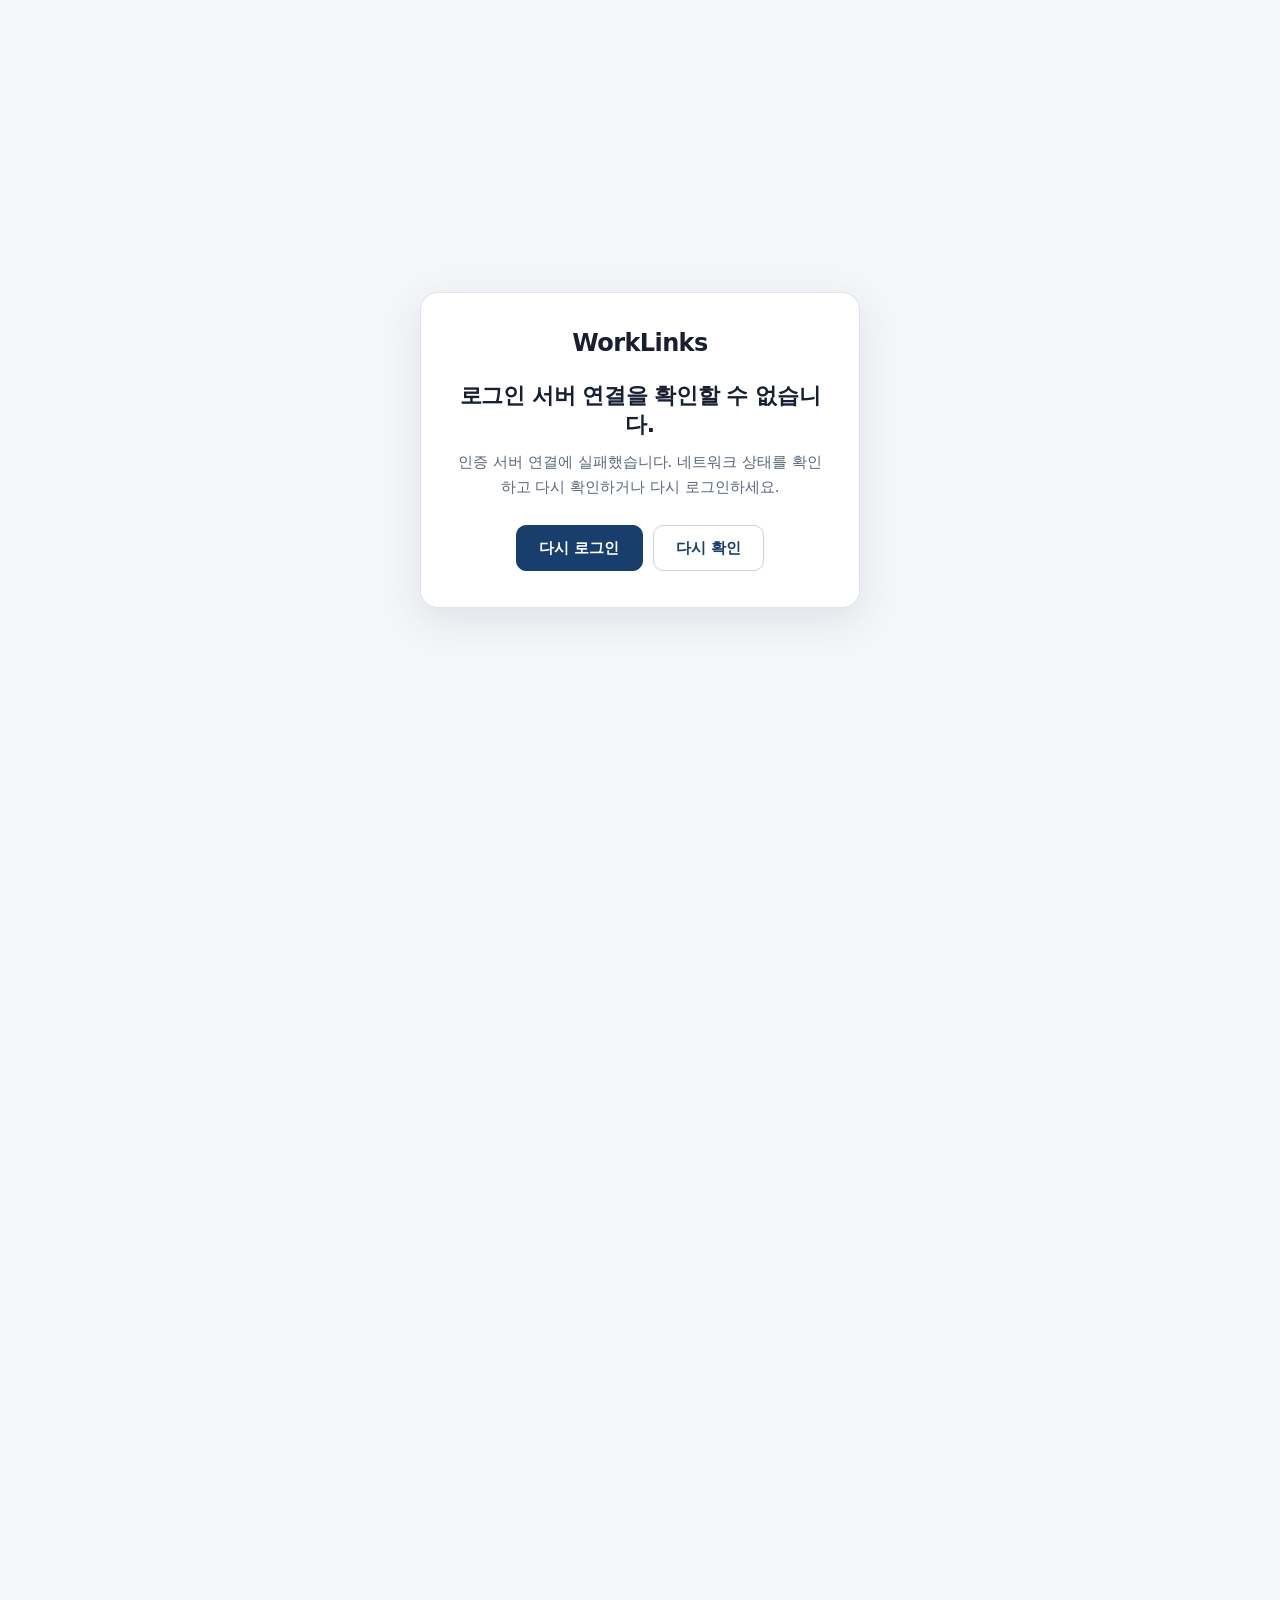
<file: index.html>
<!doctype html>
<html lang="ko">
<head>
<meta charset="utf-8">
<meta name="viewport" content="width=device-width,initial-scale=1">
<title>WorkLinks</title>
<meta http-equiv="refresh" content="0; url=startup-support/">
<link rel="canonical" href="https://worklinks.suaveforge.com/startup-support/">
<script>location.replace("startup-support/");</script>
</head>
<body>
<p><a href="startup-support/">WorkLinks로 이동</a></p>
</body>
</html>
</file>
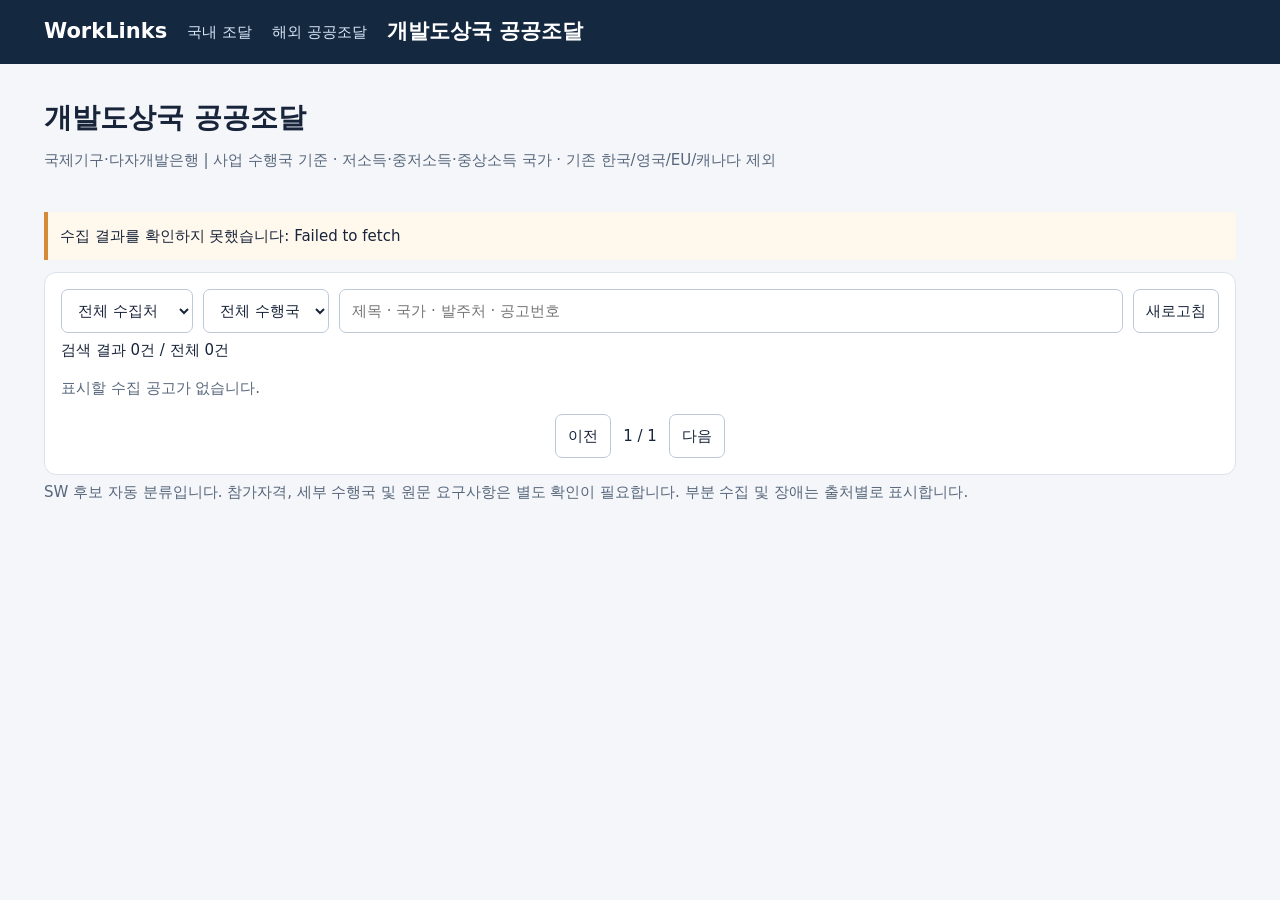
<file: developing/index.html>
<!doctype html><html lang="ko"><head><meta charset="utf-8"><meta name="viewport" content="width=device-width,initial-scale=1"><title>WorkLinks | 개발도상국 공공조달</title><style>
*{box-sizing:border-box}body{margin:0;background:#f4f6fa;color:#18243a;font:15px/1.6 system-ui,sans-serif}header{background:#142840;color:white;padding:15px 24px}header div{max-width:1192px;margin:auto;display:flex;align-items:center;gap:20px;flex-wrap:wrap}header a{color:#d8e6f6;text-decoration:none}header strong{font-size:21px}main{max-width:1240px;margin:auto;padding:24px}h1{font-size:28px;margin:8px 0}h2{font-size:17px;margin:4px 0}p{margin:5px 0 14px}.muted{color:#58677b}.sources{display:grid;grid-template-columns:repeat(4,minmax(0,1fr));gap:12px;margin:20px 0}.source,.panel,article{background:white;border:1px solid #dbe2ec;border-radius:12px;padding:16px;overflow-wrap:anywhere}.source strong{display:block;font-size:17px}.source b{font-size:24px}.bad{color:#a43c1e}.ok{color:#087645}.controls{display:flex;gap:10px;flex-wrap:wrap}input,select,button{font:inherit;background:white;color:#18243a;border:1px solid #bdc9d8;border-radius:7px;padding:9px 12px}input{flex:1;min-width:170px}button{cursor:pointer}a{color:#185ab5}article{margin:10px 0}article h2{color:#174f8b}.tag{display:inline-block;background:#e8eef7;border-radius:5px;padding:2px 8px;margin-right:6px;font-size:13px}.pager{display:flex;justify-content:center;gap:12px;align-items:center}.notice{border-left:4px solid #d58a38;background:#fff8ed;padding:12px;margin:12px 0}summary{cursor:pointer}details p{white-space:pre-wrap}@media(max-width:620px){main{padding:14px}.sources{grid-template-columns:repeat(2,minmax(0,1fr))}h1{font-size:23px}}
</style></head><body><header><div><strong>WorkLinks</strong><a href="/">국내 조달</a><a href="/overseas/">해외 공공조달</a><strong>개발도상국 공공조달</strong></div></header><main><h1>개발도상국 공공조달</h1><p class="muted">국제기구·다자개발은행 | 사업 수행국 기준 · 저소득·중저소득·중상소득 국가 · 기존 한국/영국/EU/캐나다 제외</p><div id="sources" class="sources"></div><div class="notice" id="status" role="status">공식 수집 결과를 불러오는 중입니다.</div><section class="panel"><div class="controls"><select id="source" aria-label="수집처"><option value="">전체 수집처</option></select><select id="country" aria-label="수행국"><option value="">전체 수행국</option></select><input id="q" type="search" placeholder="제목 · 국가 · 발주처 · 공고번호" aria-label="공고 검색"><button id="reload">새로고침</button></div><p id="count"></p><div id="list"></div><div class="pager"><button id="prev">이전</button><span id="page"></span><button id="next">다음</button></div></section><p class="muted">SW 후보 자동 분류입니다. 참가자격, 세부 수행국 및 원문 요구사항은 별도 확인이 필요합니다. 부분 수집 및 장애는 출처별로 표시합니다.</p></main><script>
"use strict";const $=id=>document.getElementById(id),labels={wb:"World Bank",ungm:"UNGM",idlo:"IDLO",adb:"ADB",afdb:"AfDB",ebrd:"EBRD",idb:"IDB",aiib:"AIIB",edcf:"EDCF"},el=(t,s,c)=>{const e=document.createElement(t);if(s!=null)e.textContent=s;if(c)e.className=c;return e};let data=[],page=1;
const countryNames={MDA:"몰도바",TUV:"투발루",VNM:"베트남",KEN:"케냐",EGY:"이집트",IND:"인도",KHM:"캄보디아",UZB:"우즈베키스탄",KGZ:"키르기스스탄",PAK:"파키스탄",BGD:"방글라데시"};const name=c=>countryNames[c]||c;
for(const [k,v] of Object.entries(labels))$("source").append(new Option(v,k));
function render(){const q=$("q").value.toLowerCase().trim(),s=$("source").value,c=$("country").value;const list=data.filter(r=>(!s||r.source===s)&&(!c||r.countries.includes(c))&&(!q||[r.title,r.id,r.reference,r.buyer,r.description,...r.countries,...r.countries.map(name)].join(" ").toLowerCase().includes(q))).sort((a,b)=>String(b.published).localeCompare(String(a.published)));const max=Math.max(1,Math.ceil(list.length/30));page=Math.min(max,page);$("count").textContent="검색 결과 "+list.length.toLocaleString()+"건 / 전체 "+data.length.toLocaleString()+"건";$("list").replaceChildren();for(const r of list.slice((page-1)*30,page*30)){const a=el("article");a.append(el("span",labels[r.source]||r.source,"tag"),el("span",r.countries.map(name).join(" · "),"tag"),el("h2",r.title),el("p","공고번호 "+(r.reference||r.id)+" · "+(r.buyer||"발주기관 미확인")+" · 등록 "+(r.published||"미확인")+" · 마감 "+(r.deadline||"미확인"),"muted"));const link=el("a","공식 원문");try{const u=new URL(r.url);if(u.protocol==="https:"){link.href=u.href;link.target="_blank";link.rel="noopener noreferrer";a.append(link)}}catch{}if(r.description){const d=el("details");d.append(el("summary","수집 원문"),el("p",r.description));a.append(d)}$("list").append(a)}if(!list.length)$("list").append(el("p","표시할 수집 공고가 없습니다.","muted"));$("page").textContent=page+" / "+max;$("prev").disabled=page===1;$("next").disabled=page===max}
async function load(){try{const r=await fetch("https://raw.githubusercontent.com/programmer119/worklinks/developing-data/developing/notices.json?v="+Date.now(),{cache:"no-store"});if(!r.ok)throw Error("HTTP "+r.status);const d=await r.json();if(!Array.isArray(d.notices))throw Error("데이터 형식 오류");data=d.notices;const selected=$("country").value;$("country").replaceChildren(new Option("전체 수행국",""));for(const c of [...new Set(data.flatMap(r=>r.countries))].sort())$("country").append(new Option(name(c),c));$("country").value=selected;$("sources").replaceChildren();for(const [k,v] of Object.entries(labels)){const st=d.sources[k]||{},a=el("div",null,"source");a.append(el("strong",v),el("b",String(st.count??"—")),el("div",st.state==="ok"?"수집 완료":st.state==="error"?"수집 실패":st.state?"부분 수집":"미수집",st.state==="ok"?"ok":"bad"),el("small",st.error||st.state||""));$("sources").append(a)}$("status").textContent="최근 수집 시각: "+new Date(d.generatedAt).toLocaleString("ko-KR")+" · 부분 수집과 실패는 전체 수집 성공으로 간주하지 않습니다.";render()}catch(e){$("status").textContent="수집 결과를 확인하지 못했습니다: "+e.message;render()}}
for(const id of ["source","country","q"])$(id).addEventListener(id==="q"?"input":"change",()=>{page=1;render()});$("prev").onclick=()=>{page--;render()};$("next").onclick=()=>{page++;render()};$("reload").onclick=load;load();
</script></body></html>
</file>
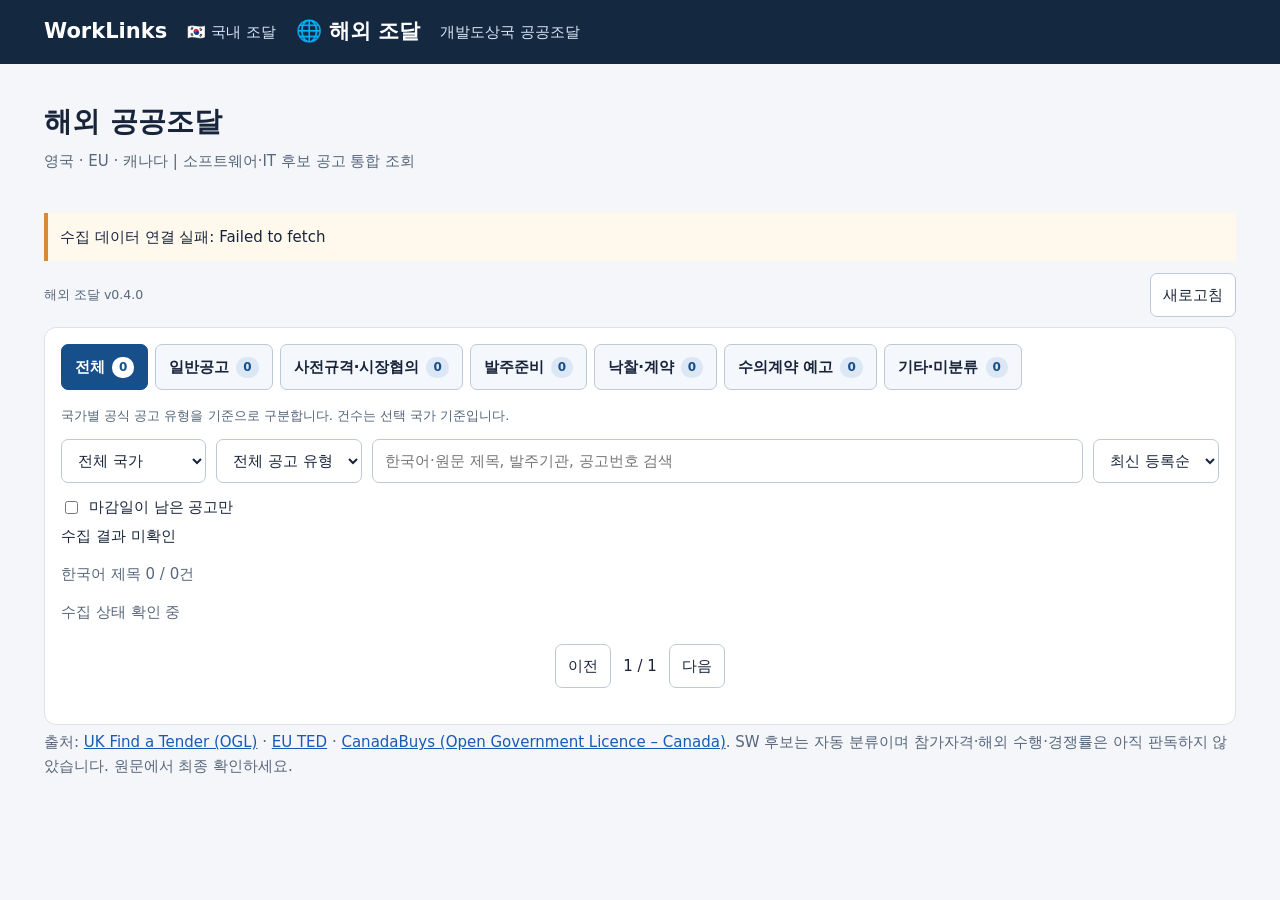
<file: overseas/index.html>
<!doctype html><html lang="ko"><head><meta charset="utf-8"><meta name="viewport" content="width=device-width,initial-scale=1"><title>WorkLinks | 해외 조달</title><style>
*{box-sizing:border-box}body{margin:0;background:#f4f6fa;color:#18243a;font:15px/1.6 system-ui,sans-serif}main{max-width:1240px;margin:auto;padding:24px}header{background:#142840;color:white;padding:15px 24px}header div{max-width:1192px;margin:auto;display:flex;gap:20px;align-items:center}header a{color:#d8e6f6;text-decoration:none}header strong{font-size:21px}h1{font-size:28px;margin:12px 0 4px}h2{font-size:17px;margin:0 0 7px}p{margin:5px 0 14px}.muted{color:#58677b}.sources{display:grid;grid-template-columns:repeat(3,1fr);gap:12px;margin:20px 0}.panel,article,.source{background:white;border:1px solid #dbe2ec;border-radius:12px;padding:16px}.source strong{font-size:18px}.source .ok{color:#087645}.source .bad{color:#a43c1e}.controls{display:flex;gap:10px;flex-wrap:wrap;margin-bottom:12px}input,select,button{font:inherit;border:1px solid #bdc9d8;border-radius:7px;padding:9px 12px;background:white;color:#18243a}input[type=search]{flex:1;min-width:180px}input[type=checkbox]{margin-right:6px;vertical-align:middle}button{cursor:pointer}article{margin:10px 0}article h2{overflow-wrap:anywhere}a{color:#185ab5}article a{font-weight:650}.tag{display:inline-block;background:#e8eef7;border-radius:5px;padding:2px 8px;margin-right:6px;font-size:13px}.meta{display:flex;gap:16px;flex-wrap:wrap;color:#4f5f75;font-size:14px}.pager{display:flex;justify-content:center;align-items:center;gap:12px;margin:20px 0}.notice{border-left:4px solid #d58a38;background:#fff8ed;padding:12px;margin:12px 0}.hidden{display:none}@media(max-width:620px){main{padding:14px}.sources{grid-template-columns:1fr}header div{flex-wrap:wrap}h1{font-size:23px}}
article{cursor:pointer}article:hover{border-color:#6196d3;background:#fcfdff}article:focus-visible{outline:3px solid #4080c7}article h2{color:#174f8b}.detail-open{margin-top:10px;background:#174f8b;color:white;border:0}dialog{width:min(960px,calc(100% - 24px));max-height:90vh;border:0;border-radius:14px;padding:0;box-shadow:0 14px 50px #13294044;color:#18243a}dialog::backdrop{background:#14284088}.detail-head{position:sticky;top:0;background:#fff;padding:16px 22px;border-bottom:1px solid #dae2ec;display:flex;align-items:center;gap:12px;z-index:1}.detail-head strong{flex:1}.detail-content{padding:22px}.detail-content h2{font-size:23px;line-height:1.4}.detail-section{border-top:1px solid #dbe2ec;padding:16px 0}.detail-section h3{margin:0 0 8px;font-size:16px}.detail-section p{white-space:pre-wrap;overflow-wrap:anywhere}.detail-links a{display:block;margin:8px 0}.detail-meta{display:grid;grid-template-columns:repeat(2,minmax(0,1fr));gap:9px;background:#f4f6fa;padding:15px;border-radius:8px;margin:16px 0}.detail-meta div{overflow-wrap:anywhere}.detail-original{color:#58677b;font-size:14px;white-space:pre-wrap;overflow-wrap:anywhere}.detail-status{margin:12px 0;padding:9px;background:#f1f5fb;border-radius:6px}@media(max-width:620px){.detail-content{padding:14px}.detail-meta{grid-template-columns:1fr}.detail-head{padding:12px}}.card-original{font-size:13px;color:#68788b;margin:3px 0 6px;overflow-wrap:anywhere}.ko-pending{font-size:13px;color:#68788b}.card-actions{display:flex;align-items:center;gap:12px;margin-top:12px}.card-actions .detail-open{margin:0}.phase-tabs{display:flex;flex-wrap:wrap;gap:7px;margin:0 0 16px}.phase-tab{display:flex;align-items:center;gap:7px;font-weight:650;padding:10px 13px;background:#f4f7fb}.phase-tab[aria-pressed=true]{color:#fff;background:#174f8b;border-color:#174f8b}.phase-count{font-size:12px;background:#dce7f5;color:#174f8b;padding:1px 7px;border-radius:10px;font-weight:700}.phase-tab[aria-pressed=true] .phase-count{background:#fff;color:#174f8b}.phase-help{font-size:13px;color:#526478;margin:0 0 12px}@media(max-width:620px){.phase-tabs{display:grid;grid-template-columns:repeat(2,minmax(0,1fr))}.phase-tab{justify-content:space-between;padding:8px;font-size:14px}}</style></head><body><header><div><strong>WorkLinks</strong><a href="/">🇰🇷 국내 조달</a><strong>🌐 해외 조달</strong><a href="/developing/">개발도상국 공공조달</a></div></header><main><h1>해외 공공조달</h1><p class="muted">영국 · EU · 캐나다 | 소프트웨어·IT 후보 공고 통합 조회</p><div id="sources" class="sources"></div><div id="trackedDocs" class="detail-links"></div><div id="notice" class="notice" role="status">실제 수집 데이터를 불러오는 중입니다.</div><div style="display:flex;justify-content:space-between;align-items:center;margin-bottom:10px"><small id="version" class="muted">해외 조달 v0.4.0</small><button id="refresh" type="button">새로고침</button></div><section class="panel"><div id="phaseTabs" class="phase-tabs" role="group" aria-label="조달 단계"></div><p id="phaseHelp" class="phase-help">국가별 공식 공고 유형을 기준으로 구분합니다.</p><div class="controls"><select id="country" aria-label="국가"><option value="">전체 국가</option></select><select id="stage" aria-label="공고 종류"><option value="">전체 공고 유형</option></select><input id="q" type="search" placeholder="한국어·원문 제목, 발주기관, 공고번호 검색" aria-label="공고 검색"><select id="sort" aria-label="정렬"><option value="new">최신 등록순</option><option value="deadline">마감 임박순</option></select></div><label><input id="active" type="checkbox"> 마감일이 남은 공고만</label><p id="count" aria-live="polite"></p><p id="koStatus" class="muted" aria-live="polite">한국어 제목 불러오는 중</p><div id="list"></div><div class="pager"><button id="prev">이전</button><span id="page"></span><button id="next">다음</button></div></section><p class="muted">출처: <a href="https://www.find-tender.service.gov.uk/">UK Find a Tender (OGL)</a> · <a href="https://ted.europa.eu/">EU TED</a> · <a href="https://canadabuys.canada.ca/">CanadaBuys (Open Government Licence – Canada)</a>. SW 후보는 자동 분류이며 참가자격·해외 수행·경쟁률은 아직 판독하지 않았습니다. 원문에서 최종 확인하세요.</p></main><dialog id="detailDialog" aria-labelledby="detailTitle"><div class="detail-head"><strong>공고 상세 · 한국어</strong><button id="translateAgain" type="button">한국어 번역</button><button id="closeDetail" type="button" aria-label="상세 닫기">닫기</button></div><div class="detail-content"><h2 id="detailTitle"></h2><div id="detailTitleOriginal" class="detail-original"></div><div id="detailStatus" class="detail-status" role="status"></div><div id="detailMeta" class="detail-meta"></div><div id="detailSections"></div><div id="detailDocuments" class="detail-links"></div></div></dialog><script src="./stages.js?v=030"></script><script>
"use strict";
const $=id=>document.getElementById(id), all=[];let page=1;const stages=window.OverseasStage;let phase=new URLSearchParams(location.search).get("phase")||"all";if(!stages.names[phase])phase="all";
const names={GBR:"🇬🇧 영국",CAN:"🇨🇦 캐나다",AUT:"🇦🇹 오스트리아",BEL:"🇧🇪 벨기에",BGR:"🇧🇬 불가리아",HRV:"🇭🇷 크로아티아",CYP:"🇨🇾 키프로스",CZE:"🇨🇿 체코",DNK:"🇩🇰 덴마크",EST:"🇪🇪 에스토니아",FIN:"🇫🇮 핀란드",FRA:"🇫🇷 프랑스",DEU:"🇩🇪 독일",GRC:"🇬🇷 그리스",HUN:"🇭🇺 헝가리",IRL:"🇮🇪 아일랜드",ITA:"🇮🇹 이탈리아",LVA:"🇱🇻 라트비아",LTU:"🇱🇹 리투아니아",LUX:"🇱🇺 룩셈부르크",MLT:"🇲🇹 몰타",NLD:"🇳🇱 네덜란드",POL:"🇵🇱 폴란드",PRT:"🇵🇹 포르투갈",ROU:"🇷🇴 루마니아",SVK:"🇸🇰 슬로바키아",SVN:"🇸🇮 슬로베니아",ESP:"🇪🇸 스페인",SWE:"🇸🇪 스웨덴"};
const labels={uk:"영국 Find a Tender",eu:"EU TED",ca:"캐나다 CanadaBuys"}, aliases={uk:"GBR",ca:"CAN",ie:"IRL"};
const el=(tag,txt,cls)=>{let e=document.createElement(tag);if(txt!=null)e.textContent=txt;if(cls)e.className=cls;return e};
const date=v=>{if(!v)return NaN;const s=String(v).trim().split(" | ")[0].replace(/^(\d{4}-\d{2}-\d{2})[+-]\d{2}:\d{2}$/,"$1");return Date.parse(/^\d{8}$/.test(s)?s.slice(0,4)+"-"+s.slice(4,6)+"-"+s.slice(6):s)};
const fmt=v=>{let d=date(v);return Number.isFinite(d)?new Date(d).toLocaleDateString("ko-KR"):v||"미확인"};
const phaseHelp={all:"국가별 공식 공고 유형을 기준으로 구분합니다. 건수는 선택 국가 기준입니다.",bid:"정식 경쟁 입찰·참가 모집 공고입니다. 마감일과 참가자격을 확인하세요.",consult:"사전 시장협의·정보요청 등 공급업체 의견을 받는 공고입니다. 한국의 사전규격과 동일한 제도는 아닙니다.",plan:"발주 예정·사전 정보공고입니다. 실제 입찰 공고 전 단계입니다.",award:"낙찰·계약 체결 및 계약 변경 정보입니다.",direct:"수의계약 사전예고입니다. 일반 경쟁 입찰과 구분합니다.",other:"공고 유형이 확인되지 않았거나 취소·별도 제도에 해당합니다."};
function matchCountry(r,c){return !c||String(r.country).split(" | ").includes(c)||r.source===c}
function drawPhaseTabs(c){const counts=stages.counts(all.filter(r=>matchCountry(r,c)));$("phaseTabs").replaceChildren();for(const [key,label] of stages.groups){const b=el("button",null,"phase-tab");b.type="button";b.setAttribute("aria-pressed",String(phase===key));b.append(el("span",label),el("span",counts[key].toLocaleString(),"phase-count"));b.onclick=()=>{phase=key;page=1;$("stage").value="";const u=new URL(location.href);if(key==="all")u.searchParams.delete("phase");else u.searchParams.set("phase",key);history.replaceState(null,"",u);render()};$("phaseTabs").append(b)}$("phaseHelp").textContent=phaseHelp[phase]}
function render(){let q=$("q").value.trim().toLowerCase(),c=$("country").value,s=$("stage").value;
drawPhaseTabs(c);let filtered=all.filter(r=>matchCountry(r,c)&&(phase==="all"||stages.classify(r)===phase)&&(!s||r.stage===s)&&(!q||[r.title,r.buyer,r.id,koTitle(r),koBuyer(r),stageLabel(r.stage)].join(" ").toLowerCase().includes(q))&&(!$("active").checked||date(r.deadline)>=Date.now()));
filtered.sort((a,b)=>$("sort").value==="deadline"?(Number.isFinite(date(a.deadline))?date(a.deadline):Infinity)-(Number.isFinite(date(b.deadline))?date(b.deadline):Infinity):(date(b.published)||0)-(date(a.published)||0));
let max=Math.max(1,Math.ceil(filtered.length/30));page=Math.min(page,max);$("count").textContent="검색 결과 "+filtered.length.toLocaleString()+"건 / 전체 "+all.length.toLocaleString()+"건";$("list").replaceChildren();
for(const r of filtered.slice((page-1)*30,page*30)){let a=el("article"), tags=el("div");a.tabIndex=0;a.setAttribute("aria-label","공고 상세: "+r.title);a.onclick=()=>openDetail(r);a.onkeydown=e=>{if(e.target===a&&(e.key==="Enter"||e.key===" ")){e.preventDefault();openDetail(r)}};tags.append(el("span",String(r.country).split(" | ").map(c=>names[c]||c||"국가 미확인").join(" · "),"tag"),el("span",stages.names[stages.classify(r)],"tag"));const title=el("h2",koTitle(r)||r.title);title.className="ko-title";const original=el("div",koTitle(r)?r.title:"한국어 제목 준비 중","card-original");original.classList.toggle("ko-pending",!koTitle(r));const buyer=el("div",koBuyer(r)||r.buyer||"발주기관 미확인","muted");buyer.classList.add("ko-buyer");a.append(tags,title,original,buyer);a.dataset.noticeKey=r.source+":"+r.id;let m=el("div",null,"meta");m.append(el("span","등록 "+fmt(r.published)),el("span","마감 "+fmt(r.deadline)),el("span","예산 "+(r.amount!=null?Number(r.amount).toLocaleString()+" "+(r.currency||""):"미확인")));a.append(m);const doc=docIndex[r.source+":"+r.id];if(doc)a.append(el("div",doc.documents?.length?"공개 첨부 "+doc.documents.length+"개":doc.status==="registration_required"?"첨부 등록 필요":"공개 첨부 미확인","muted"));let actions=el("div",null,"card-actions");try{let u=new URL(r.url);if(u.protocol==="https:"){let link=el("a","원문 공고");link.href=u.href;link.target="_blank";link.rel="noopener noreferrer";link.onclick=e=>e.stopPropagation();actions.append(link)}}catch{}let button=el("button","공고 상세","detail-open");button.type="button";button.onclick=e=>{e.stopPropagation();openDetail(r)};actions.append(button);a.append(actions);$("list").append(a)}
if(!filtered.length)$("list").append(el("p",all.length?"조건에 해당하는 공고가 없습니다.":"아직 표시할 수집 데이터가 없습니다.","muted"));$("page").textContent=page+" / "+max;$("prev").disabled=page===1;$("next").disabled=page===max;translateVisible(filtered.slice((page-1)*30,page*30))}
for(const id of ["country","stage","q","sort","active"])$(id).addEventListener(id==="q"?"input":"change",()=>{page=1;if(id==="country"){let u=new URL(location.href);if($(id).value)u.searchParams.set("country",$(id).value.toLowerCase());else u.searchParams.delete("country");history.replaceState(null,"",u)}render()});
$("prev").onclick=()=>{page--;render()};$("next").onclick=()=>{page++;render()};
for(const [v,t] of Object.entries(names))$("country").append(new Option(t,v));$("country").append(new Option("🇪🇺 EU 전체","eu"));const initial=new URLSearchParams(location.search).get("country");if(initial)$("country").value=aliases[initial]||(initial==="eu"?"eu":initial.toUpperCase());

const dialog=$("detailDialog");let chosen=null,selectionId=0,translating=false,translatedCache=new Map();
const countryLanguage={GBR:"en",CAN:"en",AUT:"de",BEL:"fr",BGR:"bg",HRV:"hr",CYP:"el",CZE:"cs",DNK:"da",EST:"et",FIN:"fi",FRA:"fr",DEU:"de",GRC:"el",HUN:"hu",IRL:"en",ITA:"it",LVA:"lv",LTU:"lt",LUX:"fr",MLT:"en",NLD:"nl",POL:"pl",PRT:"pt",ROU:"ro",SVK:"sk",SVN:"sl",ESP:"es",SWE:"sv"};
const stageNames={"tender":"입찰공고","planning":"발주계획","planningUpdate":"발주계획 변경","award":"낙찰","contract":"계약","award | contract":"낙찰·계약","cn-standard":"일반 입찰공고","can-standard":"낙찰공고","pin-only":"사전 정보공고","pin-rtl":"사전 입찰공고","Request for Proposal":"제안요청서","Request for Information":"정보요청","Invitation to Tender":"입찰 초청"};
const countryLabel=r=>String(r.country||"").split(" | ").map(x=>names[x]||x).join(" · ");
function addLink(parent,label,url){try{let u=new URL(url);if(u.protocol!=="https:")return;let a=el("a",label);a.href=u.href;a.target="_blank";a.rel="noopener noreferrer";parent.append(a)}catch{}}
let docIndex={};
async function loadDocIndex(){try{const res=await fetch(RAW+"overseas-doc-data/overseas/documents.json?v="+Date.now(),{cache:"no-store"});if(!res.ok)throw Error("HTTP "+res.status);const d=await res.json();docIndex=d.records||{};renderTrackedDocs()}catch{}}
const docStates={registration_required:"로그인·등록 필요",access_restricted:"접근 제한 (로그인 여부 미확인)",page_no_file:"페이지 열람 가능 · 공개 파일 미확인",unsupported_portal:"지원하지 않는 외부 포털",http_error:"접속 오류",unverified:"확인 실패"};
function renderTrackedDocs(){const box=$("trackedDocs");box.replaceChildren();const d=docIndex["uk:tracked:108918-2026"];if(!d)return;box.append(el("h3","추적 공고 · 맨체스터 개인정보 가림"));box.append(el("p","최근 7일 목록과 별도로 첨부파일 추적 · "+fmt(d.checkedAt),"muted"));for(const f of d.documents||[])addLink(box,"다운로드 · "+f.title,f.url);for(const p of d.portals||[])addLink(box,p.title+" — "+(docStates[p.status]||"미확인"),p.url);if(!d.documents?.length)box.append(el("p","공개 다운로드 파일 미확인","muted"))}
const extractStates={complete:"텍스트 판독",partial:"일부 페이지 판독 실패",body_only:"DOCX 본문 판독",unsupported:"판독 미지원",extract_failed:"판독 실패"};
function withDocEvidence(r){const d=docIndex[r.source+":"+r.id];if(!d)return r;const sections=[...(r.detail?.sections||[])];for(const h of d.hints||[])sections.push({label:"요건 후보 · "+h.label+" · "+h.document,text:h.excerpt});return {...r,detail:{...r.detail,sections}}}
function drawDetail(r){
 chosen=r;$("detailTitle").textContent=koTitle(r)||r.title;$("detailTitleOriginal").textContent=koTitle(r)?r.title:"";$("detailMeta").replaceChildren();
 for(const [k,v] of [["국가",countryLabel(r)],["발주기관",koBuyer(r)||r.buyer],["공고번호",r.id],["조달 단계",stages.names[stages.classify(r)]],["원본 공고 유형",r.noticeType||stageLabel(r.stage)],["등록일",fmt(r.published)],["마감일",fmt(r.deadline)],["예산",r.amount!=null?Number(r.amount).toLocaleString()+" "+(r.currency||""):"미확인"]]){
  let item=el("div");item.append(el("strong",k+" "),el("span",v||"미확인"));$("detailMeta").append(item)
 }
 $("detailSections").replaceChildren();const sections=r.detail?.sections||[];
 if(!sections.length)$("detailSections").append(el("p","공식 공고 본문이 아직 수집되지 않았거나 원천 데이터에 본문이 제공되지 않았습니다. 아래 원문 공고에서 확인할 수 있습니다.","detail-status"));
 for(const s of sections){let block=el("section",null,"detail-section");let output=el("p",s.text,"detail-text");let original=el("details");original.append(el("summary","원문 보기"),el("div",s.text,"detail-original"));original.hidden=true;block.append(el("h3",s.label),output,original);$("detailSections").append(block)}
 $("detailDocuments").replaceChildren(el("h3","원문·공식 첨부 문서"));addLink($("detailDocuments"),"공식 원문 공고 열기",r.url);const area=$("detailDocuments"),index=docIndex[r.source+":"+r.id];
 if(index){
  area.append(el("p","공개 파일 검증: "+fmt(index.checkedAt)+" · "+(index.documents||[]).length+"개","muted"));
  for(const d of index.documents||[]){addLink(area,"다운로드 · "+d.title+" ("+Math.ceil(d.bytes/1024).toLocaleString()+" KB)",d.url);area.append(el("small",extractStates[d.extraction]||"판독 상태 미확인","muted"))}
  for(const p of index.portals||[]){addLink(area,p.title+" — "+(docStates[p.status]||"미확인"),p.url)}
  if(!index.documents?.length)area.append(el("p","로그인 없이 내려받을 수 있는 파일은 확인되지 않았습니다.","muted"));
  area.append(el("p","자동 판독 결과는 요구조건 후보입니다. 미탐지 항목은 결격 없음으로 판단하지 않습니다.","muted"));
 }else{
  area.append(el("p","첨부파일 수집 대기 · 아래는 아직 검증하지 않은 원천 링크입니다.","muted"));
  for(const d of r.detail?.documents||[])addLink(area,d.title+" (다운로드 미검증)",d.url);
 }
}
function chunks(text){const out=[];let rest=text;while(rest.length>1600){let end=rest.lastIndexOf("\n",1600);if(end<600)end=rest.lastIndexOf(". ",1600);if(end<600)end=rest.lastIndexOf(" ",1600);if(end<600)end=1600;out.push(rest.slice(0,end+1));rest=rest.slice(end+1)}if(rest)out.push(rest);return out}
async function translateDetail(){
 if(!chosen||translating)return;const r=chosen,seq=selectionId,sections=r.detail?.sections||[],status=$("detailStatus");translating=true;$("translateAgain").disabled=true;
 const key=r.source+":"+r.id+":"+JSON.stringify([r.title,sections]);const cached=translatedCache.get(key);
 try{
  let outputs=cached;
  if(!outputs){
   if(!("Translator" in self))throw Error("이 브라우저에서 내장 번역을 지원하지 않습니다. 데스크톱 Chrome의 최신 버전에서 다시 열어 주세요.");
   const pairs=new Map(),detected=new Map();let detector=null;
   let lang=r.detail?.language||countryLanguage[String(r.country).split(" | ")[0]]||"en";
   // Start the default translator within the user's click; the browser may download a language model.
   async function getTranslator(source){
    if(source==="ko")return null;
    if(!pairs.has(source)){const opts={sourceLanguage:source,targetLanguage:"ko"};let available=await Translator.availability(opts);if(available==="unavailable")throw Error("지원하지 않는 번역 언어: "+source);status.textContent=available==="available"?"한국어로 번역 중…":"최초 번역 모델 다운로드 중…";pairs.set(source,Translator.create({...opts,monitor(m){m.addEventListener("downloadprogress",e=>{if(seq===selectionId)status.textContent="번역 모델 준비 "+Math.round(e.loaded*100)+"%"})}}))}
    return pairs.get(source)
   }
   // Prefer language detection when a downloaded detector is available; otherwise use the source language from the official notice.
   if("LanguageDetector" in self){try{if(await LanguageDetector.availability()==="available")detector=await LanguageDetector.create()}catch{}}
   async function one(t,preferred){
    if(!t)return "";let source=preferred;
    if(detector){try{const found=await detector.detect(t.slice(0,1800));if(found[0]?.confidence>0.65&&found[0].detectedLanguage!=="und")source=found[0].detectedLanguage}catch{}}
    if(source==="ko")return t;
    const tr=await getTranslator(source),out=[];
    for(const part of chunks(t)){if(seq!==selectionId)throw Error("선택 변경");out.push(await tr.translate(part))}
    return out.join("")
   }
   status.textContent="공식 공고를 한국어로 번역 중…";
   outputs=[koTitle(r)||await one(r.title,lang)];for(let i=0;i<sections.length;i++){if(seq===selectionId)status.textContent="공고 본문 번역 중 ("+(i+1)+"/"+sections.length+")";outputs.push(await one(sections[i].text,lang))}
   if(translatedCache.size>=50)translatedCache.delete(translatedCache.keys().next().value);translatedCache.set(key,outputs);
   for(const p of pairs.values())try{(await p)?.destroy?.()}catch{};detector?.destroy?.()
  }
  if(seq!==selectionId)return;
  $("detailTitle").textContent=outputs[0];$("detailTitleOriginal").textContent=r.title;
  [...$("detailSections").querySelectorAll(".detail-section")].forEach((block,i)=>{block.querySelector(".detail-text").textContent=outputs[i+1];block.querySelector("details").hidden=false});
  status.textContent=sections.length?"한국어 기계번역 완료 · 각 항목에서 원문 확인 가능":"제목 한국어 번역 완료 · 본문은 원문에서 확인";
 }catch(e){if(seq===selectionId)status.textContent="자동 번역을 완료하지 못했습니다. "+e.message+" 원문은 아래에서 확인할 수 있습니다."}
 finally{translating=false;$("translateAgain").disabled=false;if(seq!==selectionId&&dialog.open)translateDetail()}
}
function openDetail(r){selectionId++;drawDetail(withDocEvidence(r));if(!dialog.open)dialog.showModal();$("detailStatus").textContent="한국어 번역 준비 중…";translateDetail()}
$("closeDetail").onclick=()=>dialog.close();$("translateAgain").onclick=translateDetail;dialog.addEventListener("close",()=>{selectionId++;chosen=null});dialog.addEventListener("click",e=>{if(e.target===dialog){const b=dialog.getBoundingClientRect();if(e.clientX<b.left||e.clientX>b.right||e.clientY<b.top||e.clientY>b.bottom)dialog.close()}});


const koTitles=new Map(),koBuyers=new Map(),listTranslators=new Map();let koBusy=false,koLoaded=false,koEpoch=0;
function koTitle(r){return koTitles.get(r.title)||""}
function koBuyer(r){return koBuyers.get(r.buyer)||""}
function stageLabel(value){if(!value)return "유형 미확인";if(stageNames[value])return stageNames[value];const extra={"can-modif":"계약 변경공고","cn-social":"사회서비스 입찰","can-social":"사회서비스 낙찰","pin-cfc":"사전 참여 요청","pin-buyer":"사전 시장협의","veat":"수의계약 예고","Request for Quotation":"견적 요청","Advance Contract Award Notice":"수의계약 사전공고","Notice of Proposed Procurement":"조달 예정공고","tenderUpdate":"입찰 변경","tenderCancellation":"입찰 취소","contractUpdate":"계약 변경"};if(extra[value])return extra[value];return value.split(" | ").map(v=>stageNames[v]||extra[v]||(v.startsWith("cn-")?"입찰공고 ("+v+")":v.startsWith("can-")?"낙찰공고 ("+v+")":v.startsWith("pin-")?"사전 정보공고 ("+v+")":v)).join(" · ")}
async function loadKo(){
 try{const r=await fetch(RAW+"overseas-ko-data/overseas/ko.json?v="+Date.now(),{cache:"no-store"});if(!r.ok)throw Error("HTTP "+r.status);const d=await r.json();for(const [k,v] of Object.entries(d.titles||{}))if(typeof v==="string"&&v)koTitles.set(k,v);for(const [k,v] of Object.entries(d.buyers||{}))if(typeof v==="string"&&v)koBuyers.set(k,v);koLoaded=true}catch{}
 const n=all.filter(r=>koTitle(r)).length;$("koStatus").textContent="한국어 제목 "+n.toLocaleString()+" / "+all.length.toLocaleString()+"건"+(n<all.length?" · 미번역 공고는 원문을 표시합니다.":"");
}
async function translateVisible(rows){
 const epoch=++koEpoch;
 const n=all.filter(r=>koTitle(r)).length;$("koStatus").textContent="한국어 제목 "+n.toLocaleString()+" / "+all.length.toLocaleString()+"건"+(n<all.length?" · 번역 준비 중인 공고는 원문 표시":"");
 if(!("Translator" in self)||koBusy)return;koBusy=true;
 try{for(const r of rows){if(epoch!==koEpoch)break;if(koTitle(r)&&(!r.buyer||koBuyer(r)))continue;let lang=r.detail?.language||countryLanguage[String(r.country).split(" | ")[0]]||"en";if(lang==="ko")continue;
 try{if(!listTranslators.has(lang)){let opts={sourceLanguage:lang,targetLanguage:"ko"};if(await Translator.availability(opts)!=="available")continue;listTranslators.set(lang,Translator.create(opts))}
 const tr=await listTranslators.get(lang);if(!koTitle(r)){let k=await tr.translate(r.title);if(/[가-힣]/.test(k))koTitles.set(r.title,k)}if(r.buyer&&!koBuyer(r)){let b=await tr.translate(r.buyer);if(b)koBuyers.set(r.buyer,b)}
 const card=[...$("list").children].find(x=>x.dataset.noticeKey===r.source+":"+r.id);if(card&&koTitle(r)){card.querySelector(".ko-title").textContent=koTitle(r);card.querySelector(".card-original").textContent=r.title;card.querySelector(".card-original").classList.remove("ko-pending");card.querySelector(".ko-buyer").textContent=koBuyer(r)||r.buyer||"발주기관 미확인"}
 }catch{}}
 }finally{koBusy=false;const n=all.filter(r=>koTitle(r)).length;$("koStatus").textContent="한국어 제목 "+n.toLocaleString()+" / "+all.length.toLocaleString()+"건"+(n<all.length?" · 미번역 공고는 원문 표시":"")}
}

const RAW="https://raw.githubusercontent.com/programmer119/worklinks/";
const BASELINE="ba7de482cff7831023835db9747a544215c22479";
const BASELINE_TIME=Date.parse("2026-11-25T01:50:56.622723+00:00");
let latestSnapshot=0,loading=false;
async function readSnapshot(ref){const resp=await fetch(RAW+ref+"/overseas/notices.json?v="+Date.now(),{cache:"no-store"});if(!resp.ok)throw Error("HTTP "+resp.status);const d=await resp.json();if(!Array.isArray(d.notices)||!Number.isFinite(Date.parse(d.generatedAt)))throw Error("데이터 형식 오류");return d}
async function load(){if(loading)return;loading=true;$("refresh").disabled=true;try{let d;try{d=await readSnapshot("overseas-data")}catch(e){if(latestSnapshot)throw e;d=await readSnapshot(BASELINE)}if(Date.parse(d.generatedAt)<BASELINE_TIME){const baseline=await readSnapshot(BASELINE);if(Date.parse(baseline.generatedAt)>Date.parse(d.generatedAt))d=baseline}if(Date.parse(d.generatedAt)<latestSnapshot)return;latestSnapshot=Date.parse(d.generatedAt);all.splice(0,all.length,...d.notices);await Promise.all([loadKo(),loadDocIndex()]);$("sources").replaceChildren();const oldStage=$("stage").value;$("stage").replaceChildren(new Option("전체 공고 유형",""));for(const key of Object.keys(labels)){let st=d.sources?.[key],box=el("div",null,"source");box.append(el("strong",labels[key]),el("div",all.filter(r=>r.source===key).length.toLocaleString()+"건"),el("div",!st?"미수집":st.pending?"수집 중"+(st.success?" · 이전 결과 유지":""):st.error?"수집 오류"+(st.success?" · 이전 결과 유지":""):"수집 성공",st&&!st.pending&&!st.error?"ok":st?.pending?"muted":"bad"),el("div","최근 성공: "+(st?.success?new Date(st.success).toLocaleString("ko-KR"):"없음"),"muted"));$("sources").append(box)}for(const s of [...new Set(all.map(r=>r.stage).filter(Boolean))].sort())$("stage").append(new Option(stageLabel(s),s));$("stage").value=oldStage;$("notice").textContent="갱신: "+new Date(d.generatedAt).toLocaleString("ko-KR")+" · 영국/EU 최근 "+d.days+"일, 캐나다 현재 진행 공고";render()}catch(e){$("notice").textContent=e.message==="HTTP 404"?"최초 수집 데이터 게시 전입니다. 실제 결과가 게시되면 자동으로 갱신됩니다.":"수집 데이터 연결 실패: "+e.message;render();if(!all.length){$("count").textContent="수집 결과 미확인";$("list").replaceChildren(el("p","수집 상태 확인 중","muted"))}}finally{loading=false;$("refresh").disabled=false}}$("refresh").onclick=load;load();setInterval(load,30000);
</script></body></html>
</file>
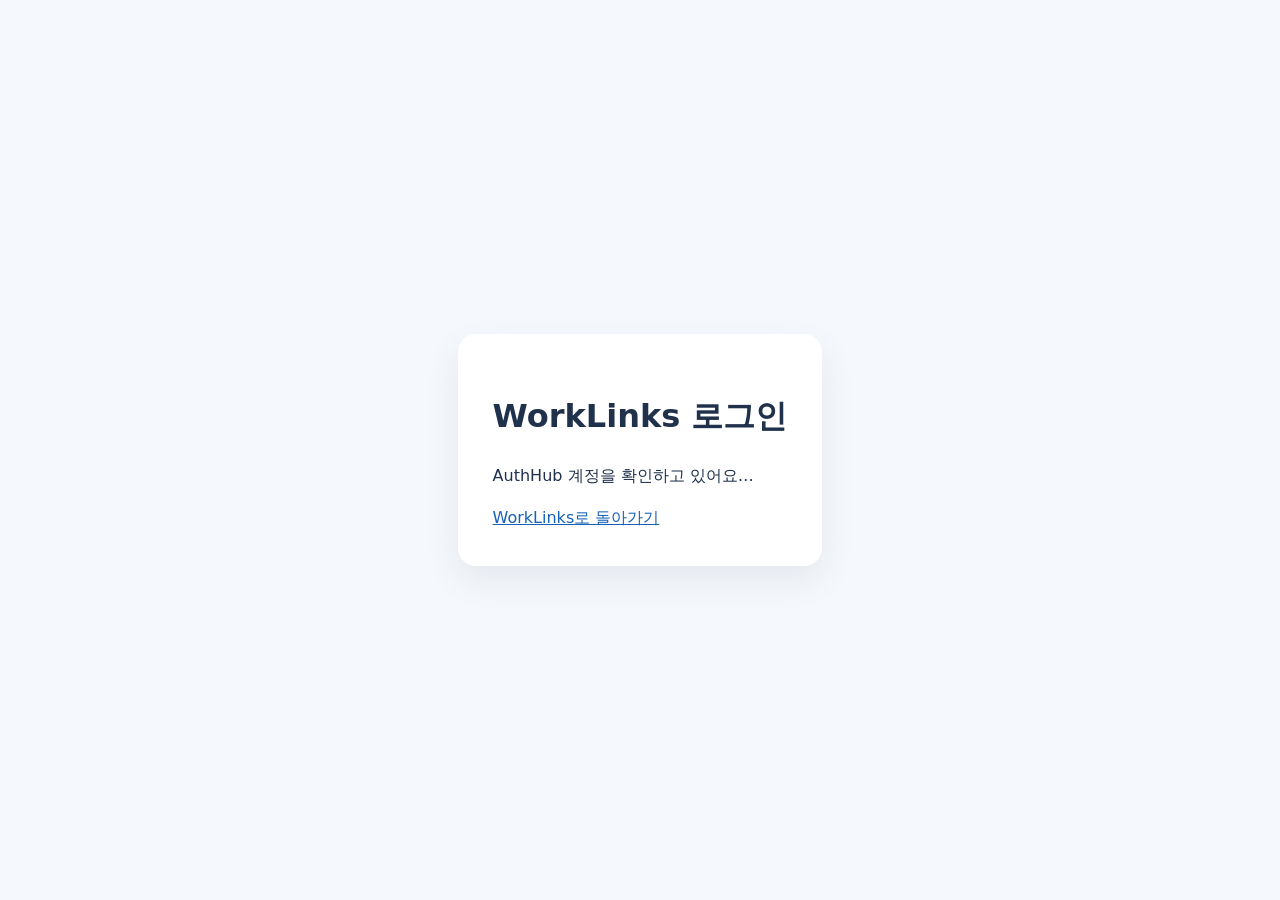
<file: startup-support/auth-callback.html>
<!doctype html>
<html lang="ko"><head><meta charset="utf-8"><meta name="viewport" content="width=device-width,initial-scale=1"><meta name="robots" content="noindex,nofollow"><title>WorkLinks · AuthHub 로그인</title><style>body{margin:0;min-height:100vh;display:grid;place-items:center;background:#f5f8fc;color:#20314b;font:16px/1.6 system-ui,sans-serif}main{max-width:480px;padding:35px;border-radius:18px;background:white;box-shadow:0 14px 35px #23344914}a{color:#1762b7}</style></head>
<body data-worklinks-auth-callback="true"><main><h1>WorkLinks 로그인</h1><p id="worklinks-callback-status" role="status">AuthHub 계정을 확인하고 있어요…</p><a href="./">WorkLinks로 돌아가기</a></main>
<script type="module" src="./worklinks-account.js?v=20261115-keep-cards-v4"></script></body></html>
</file>
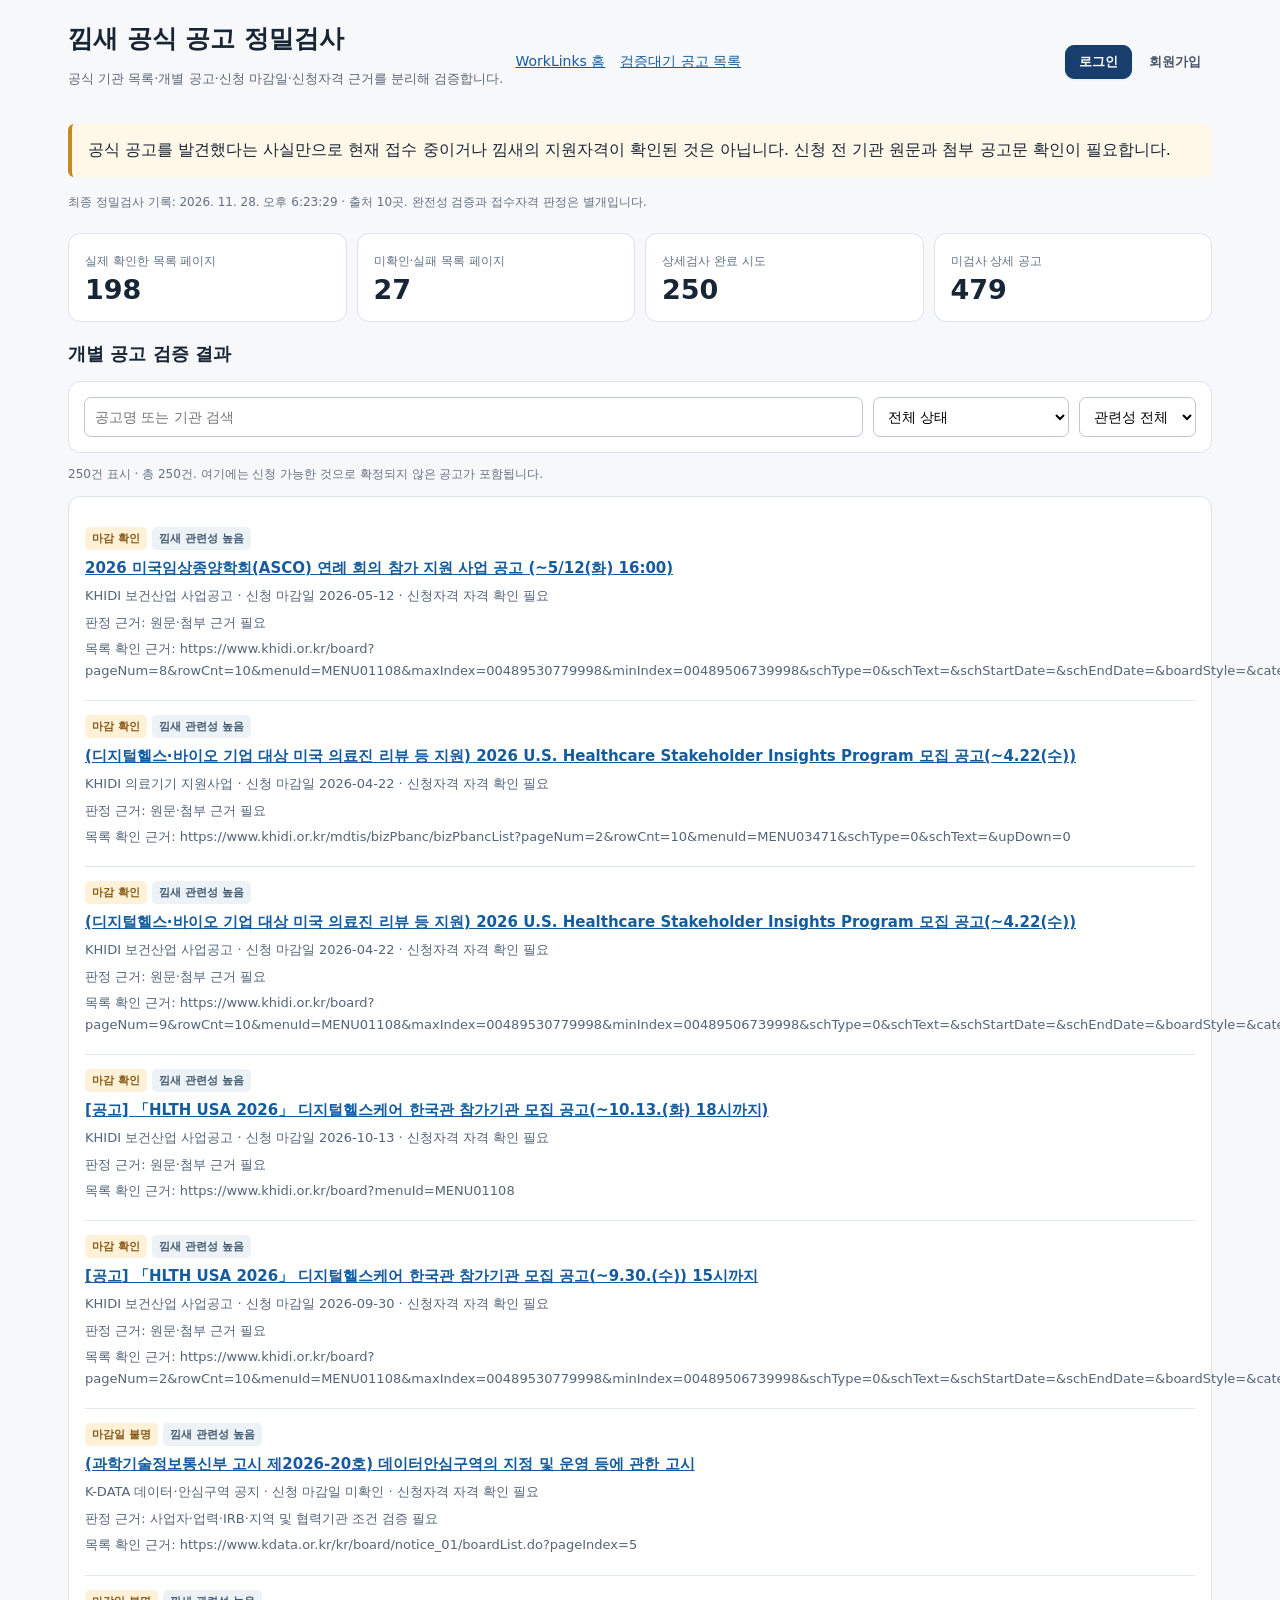
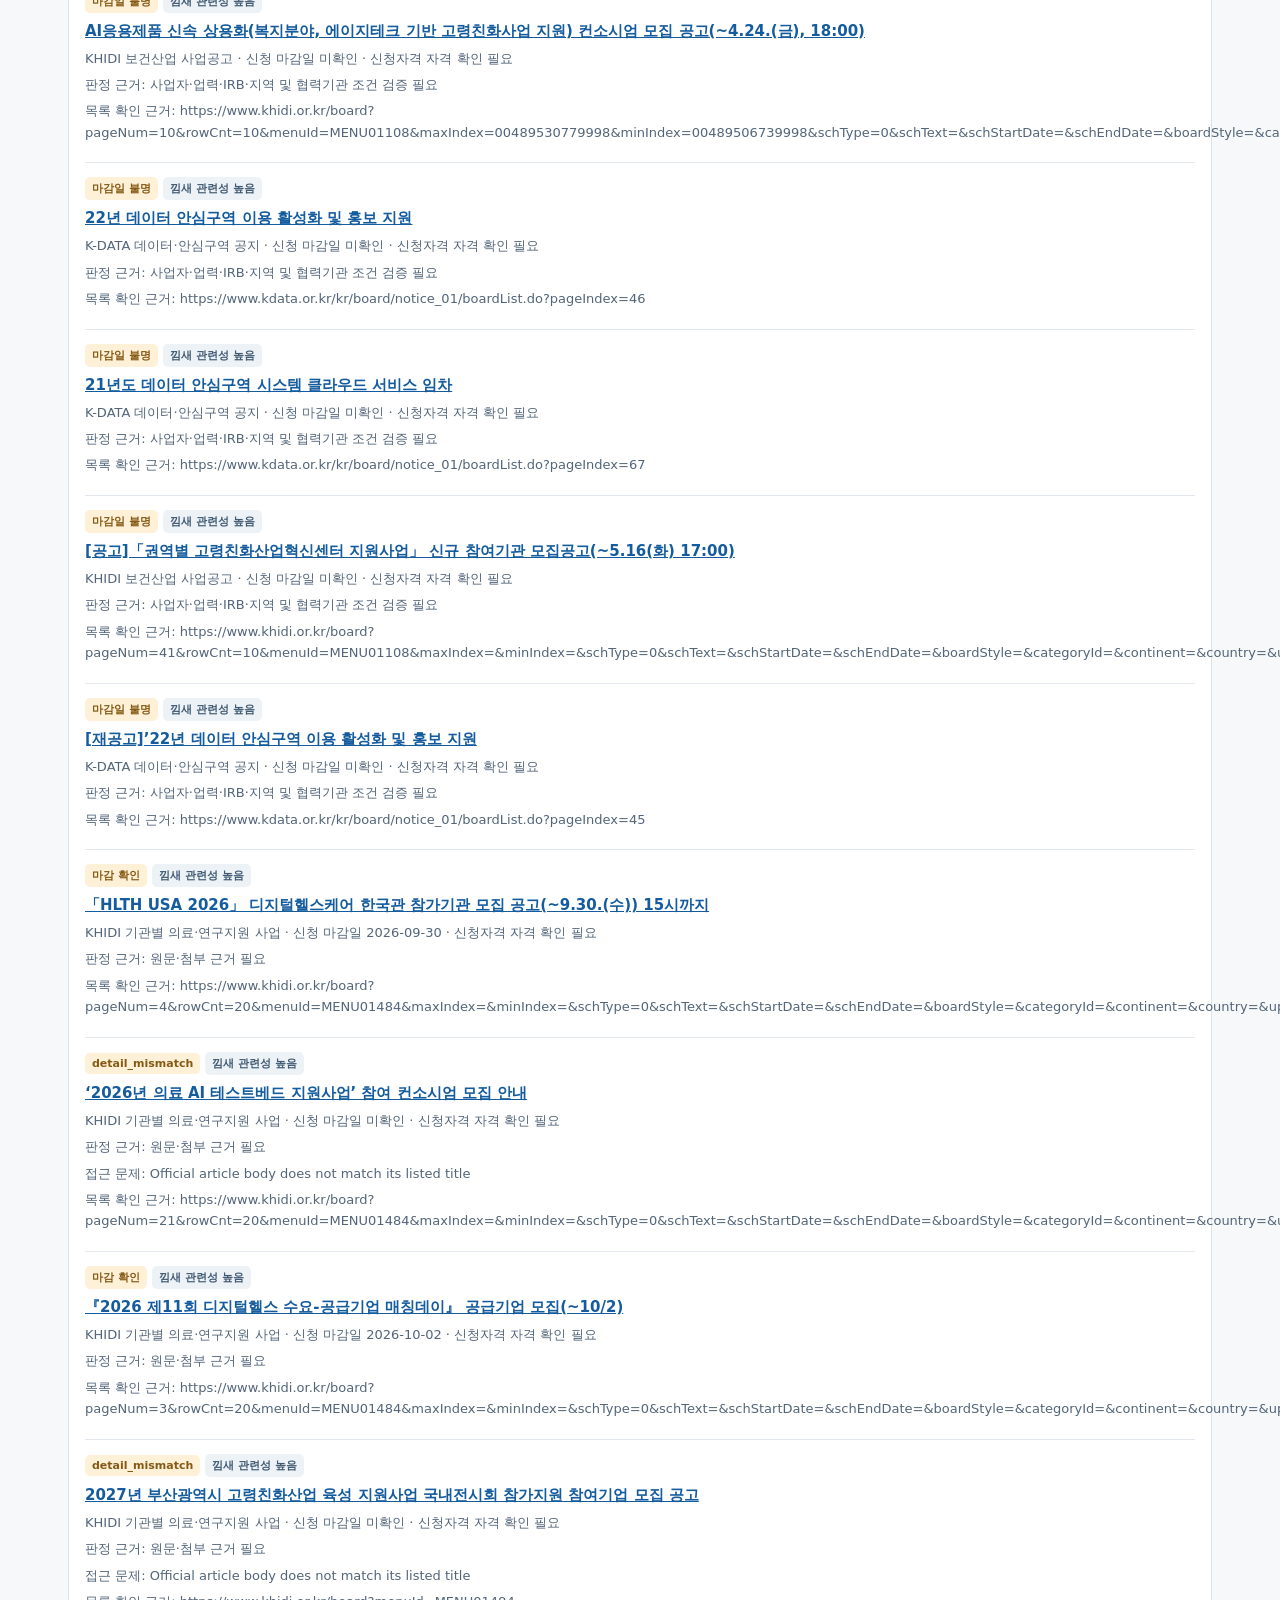
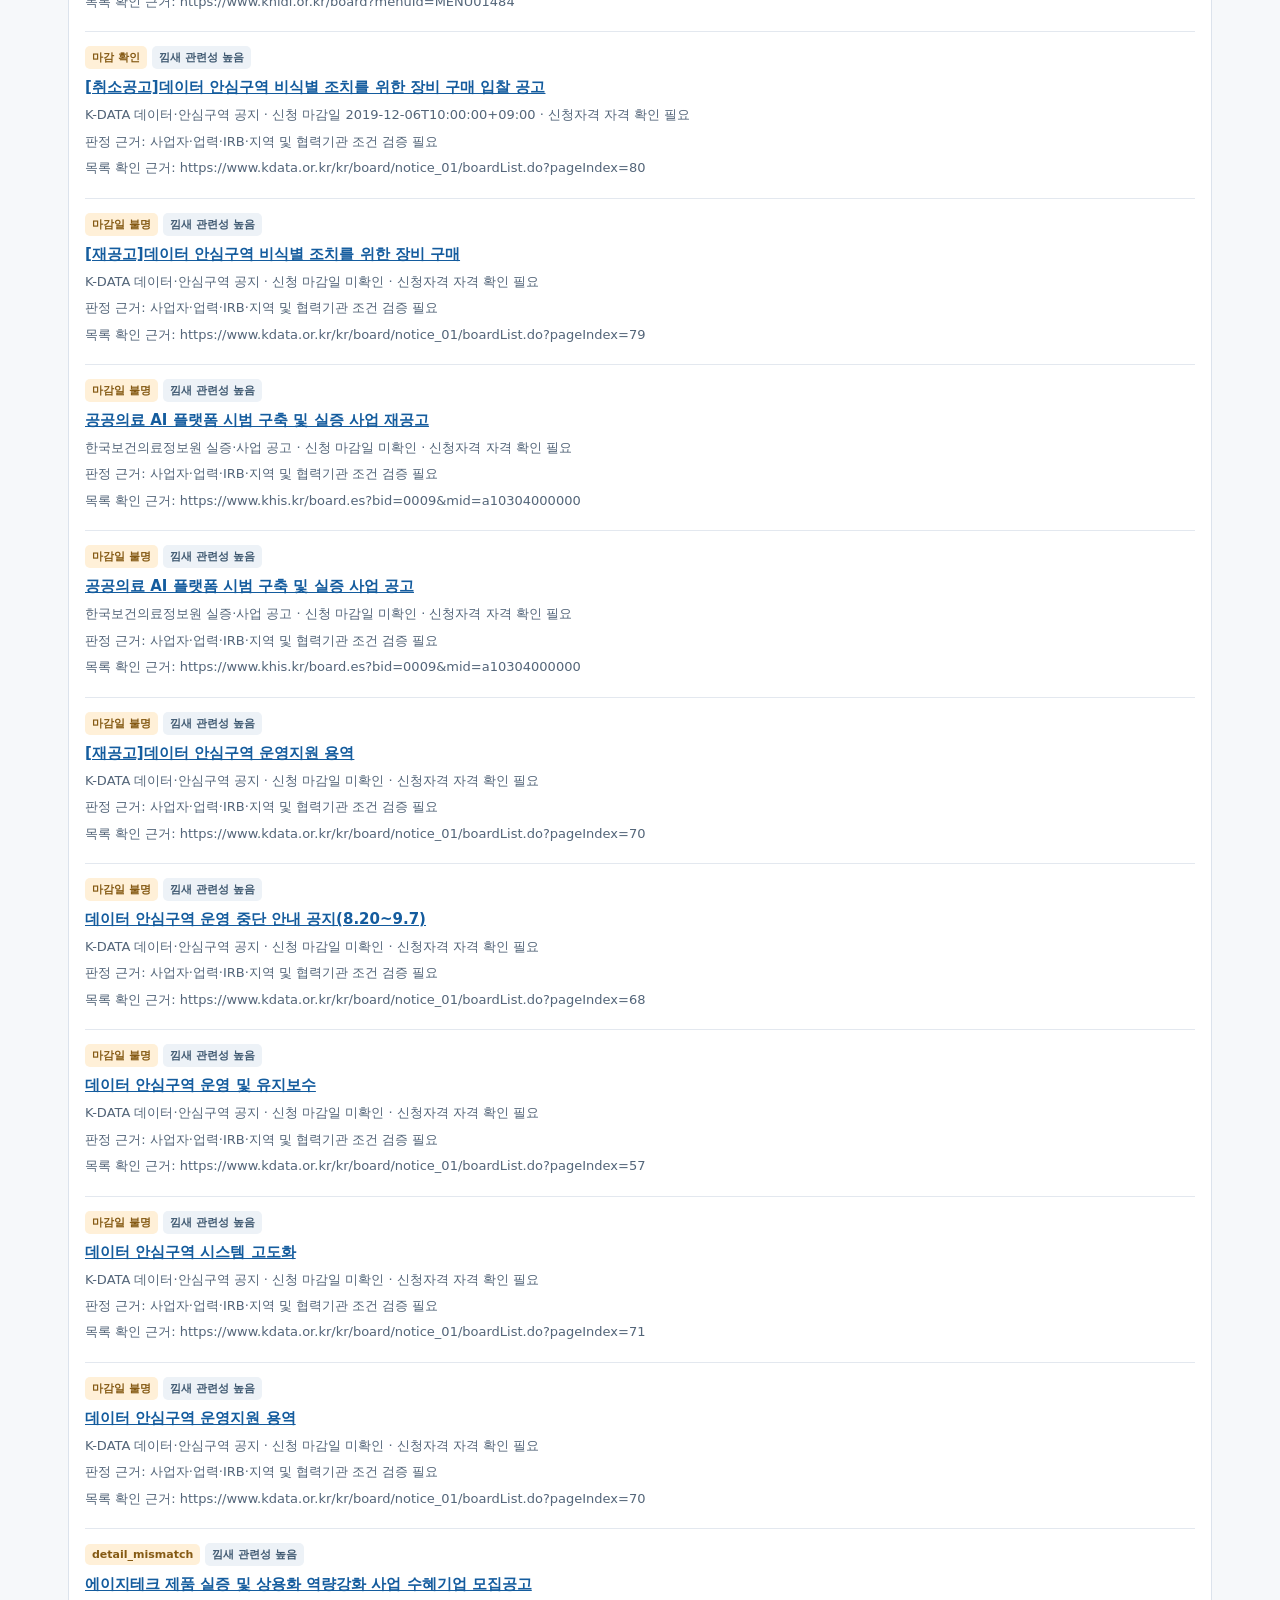
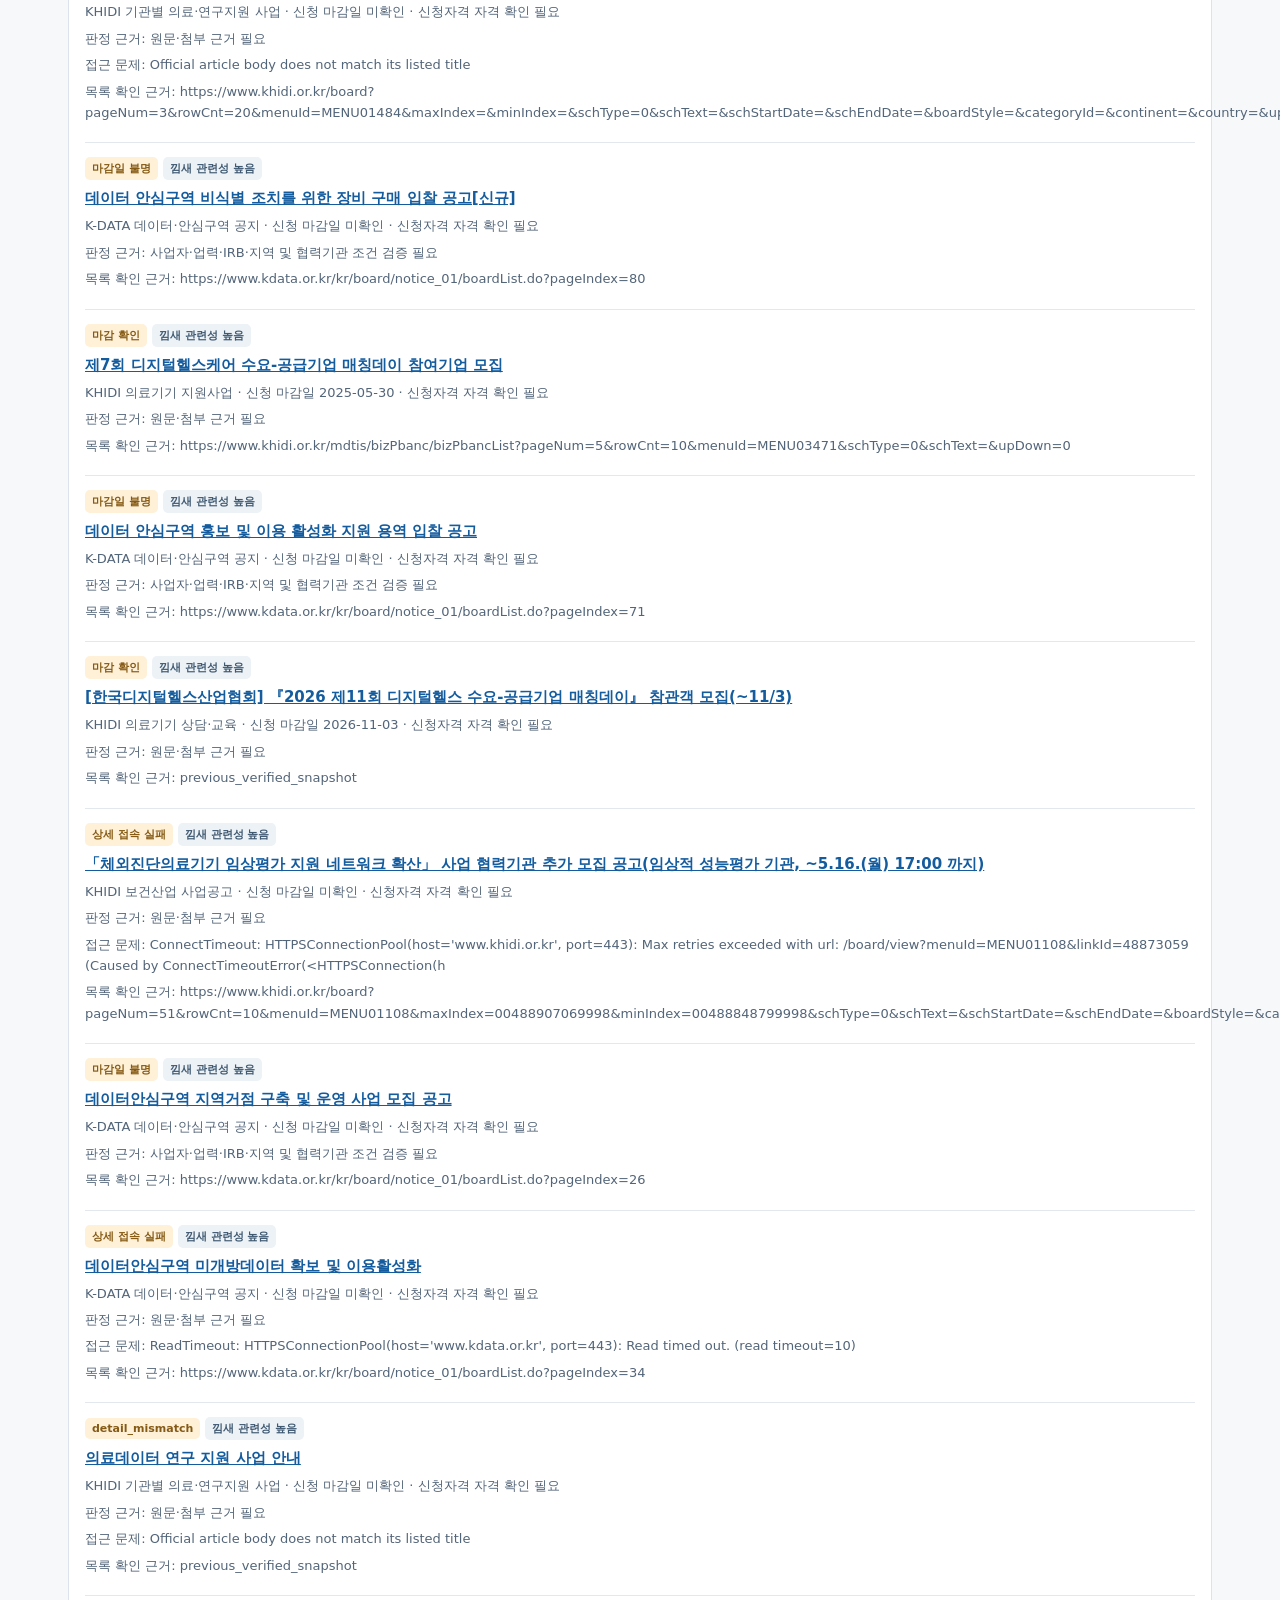
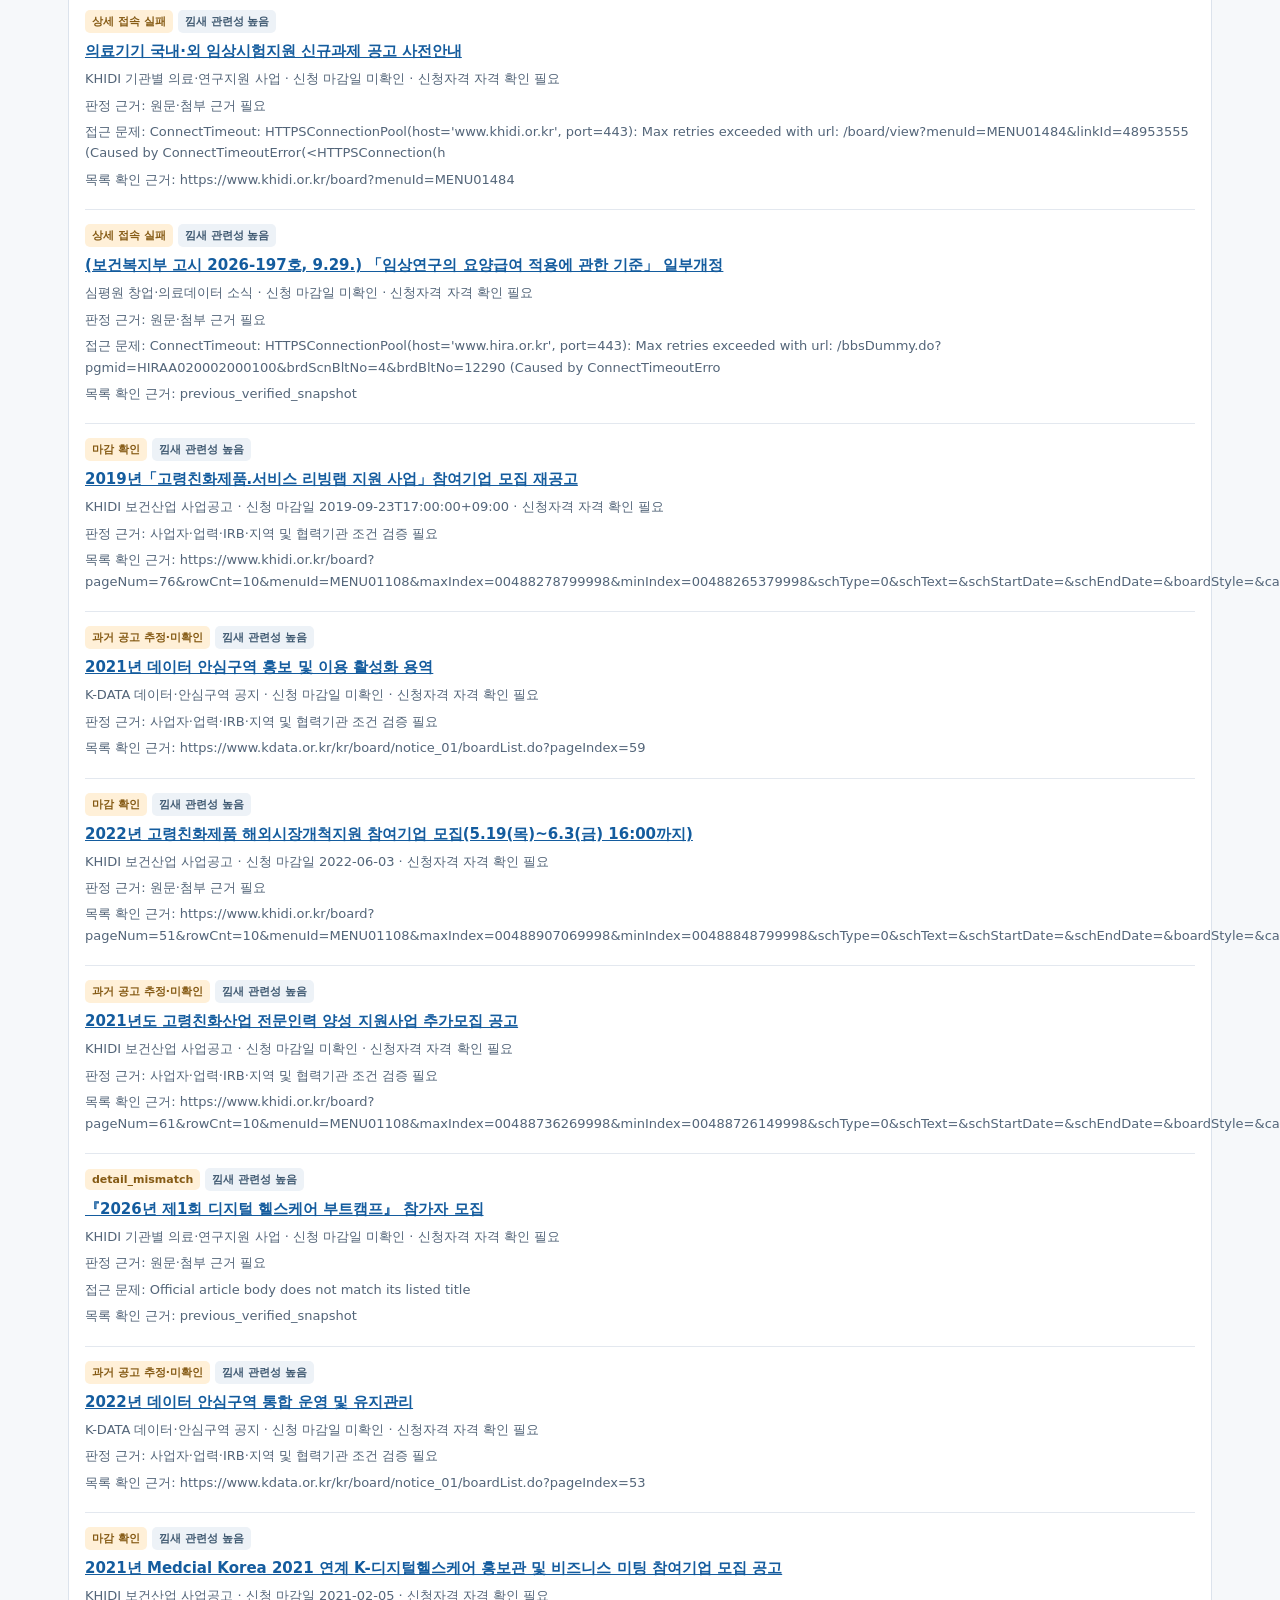
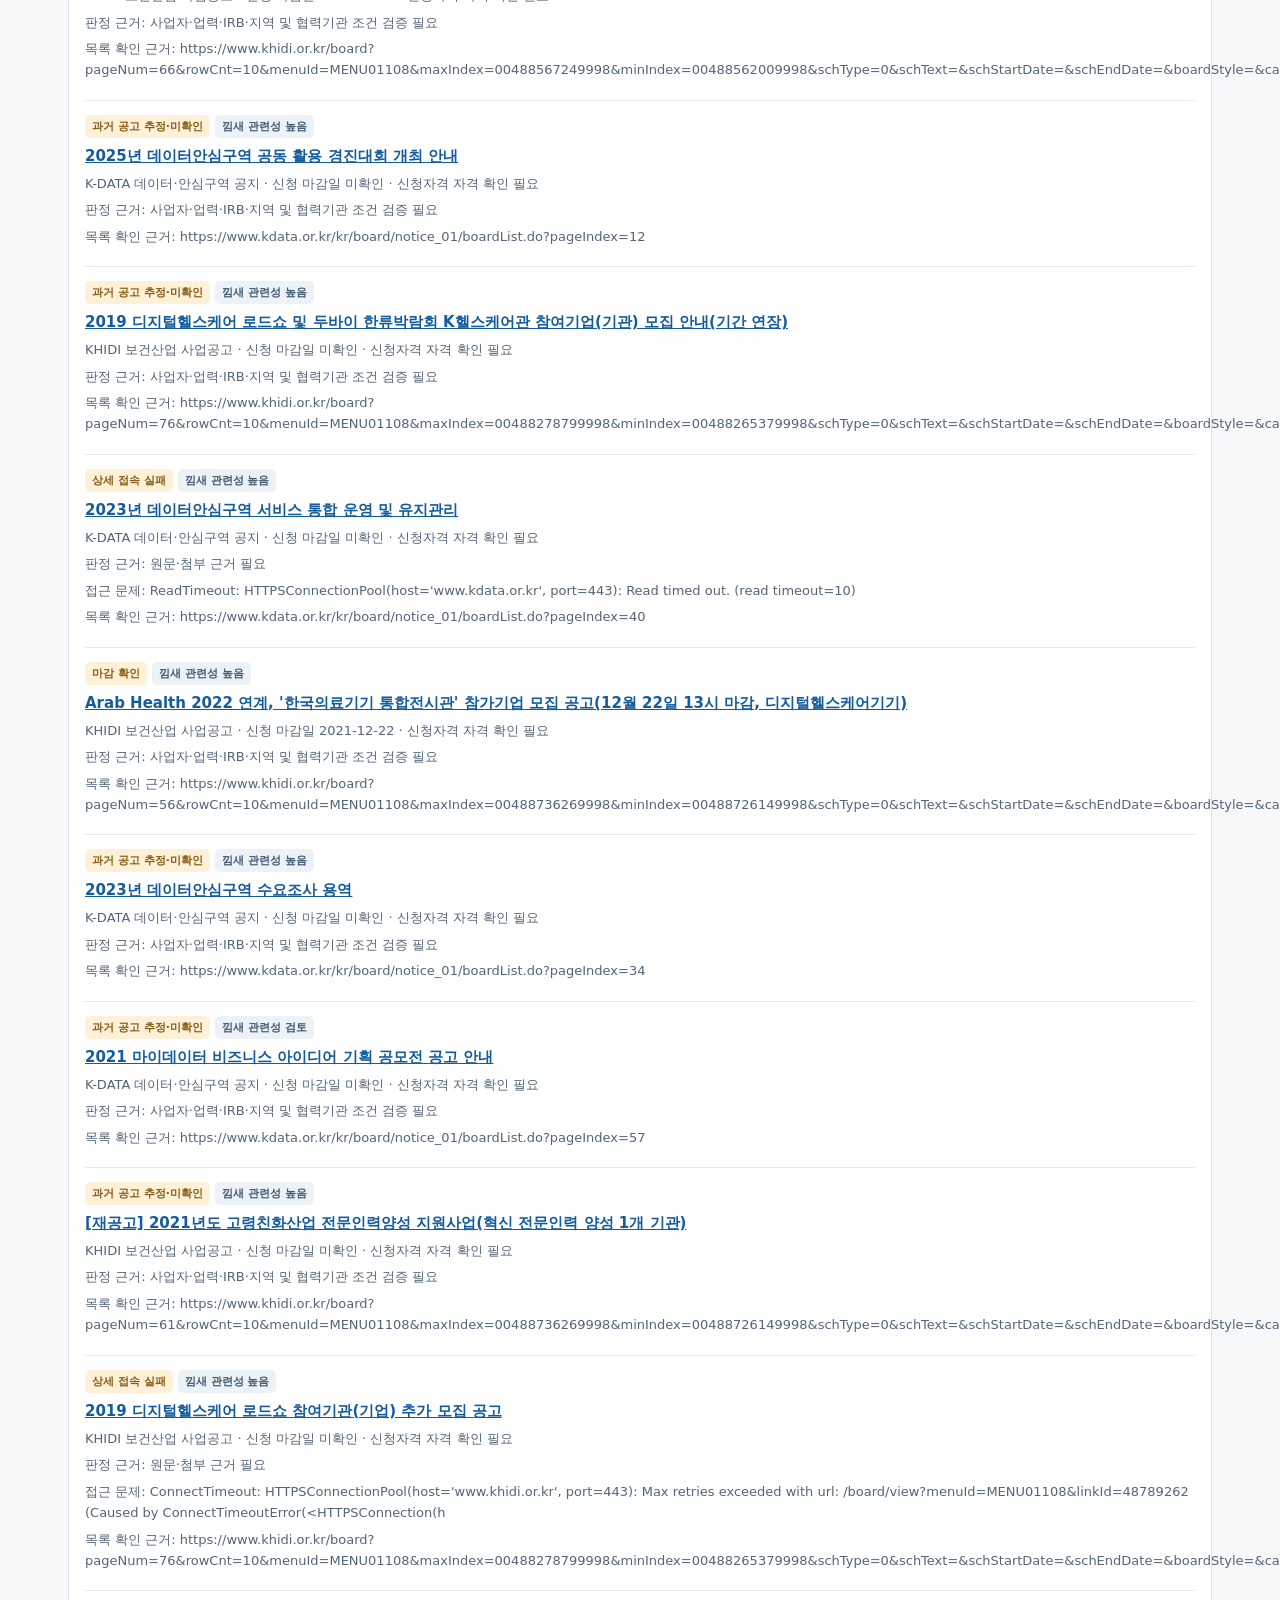
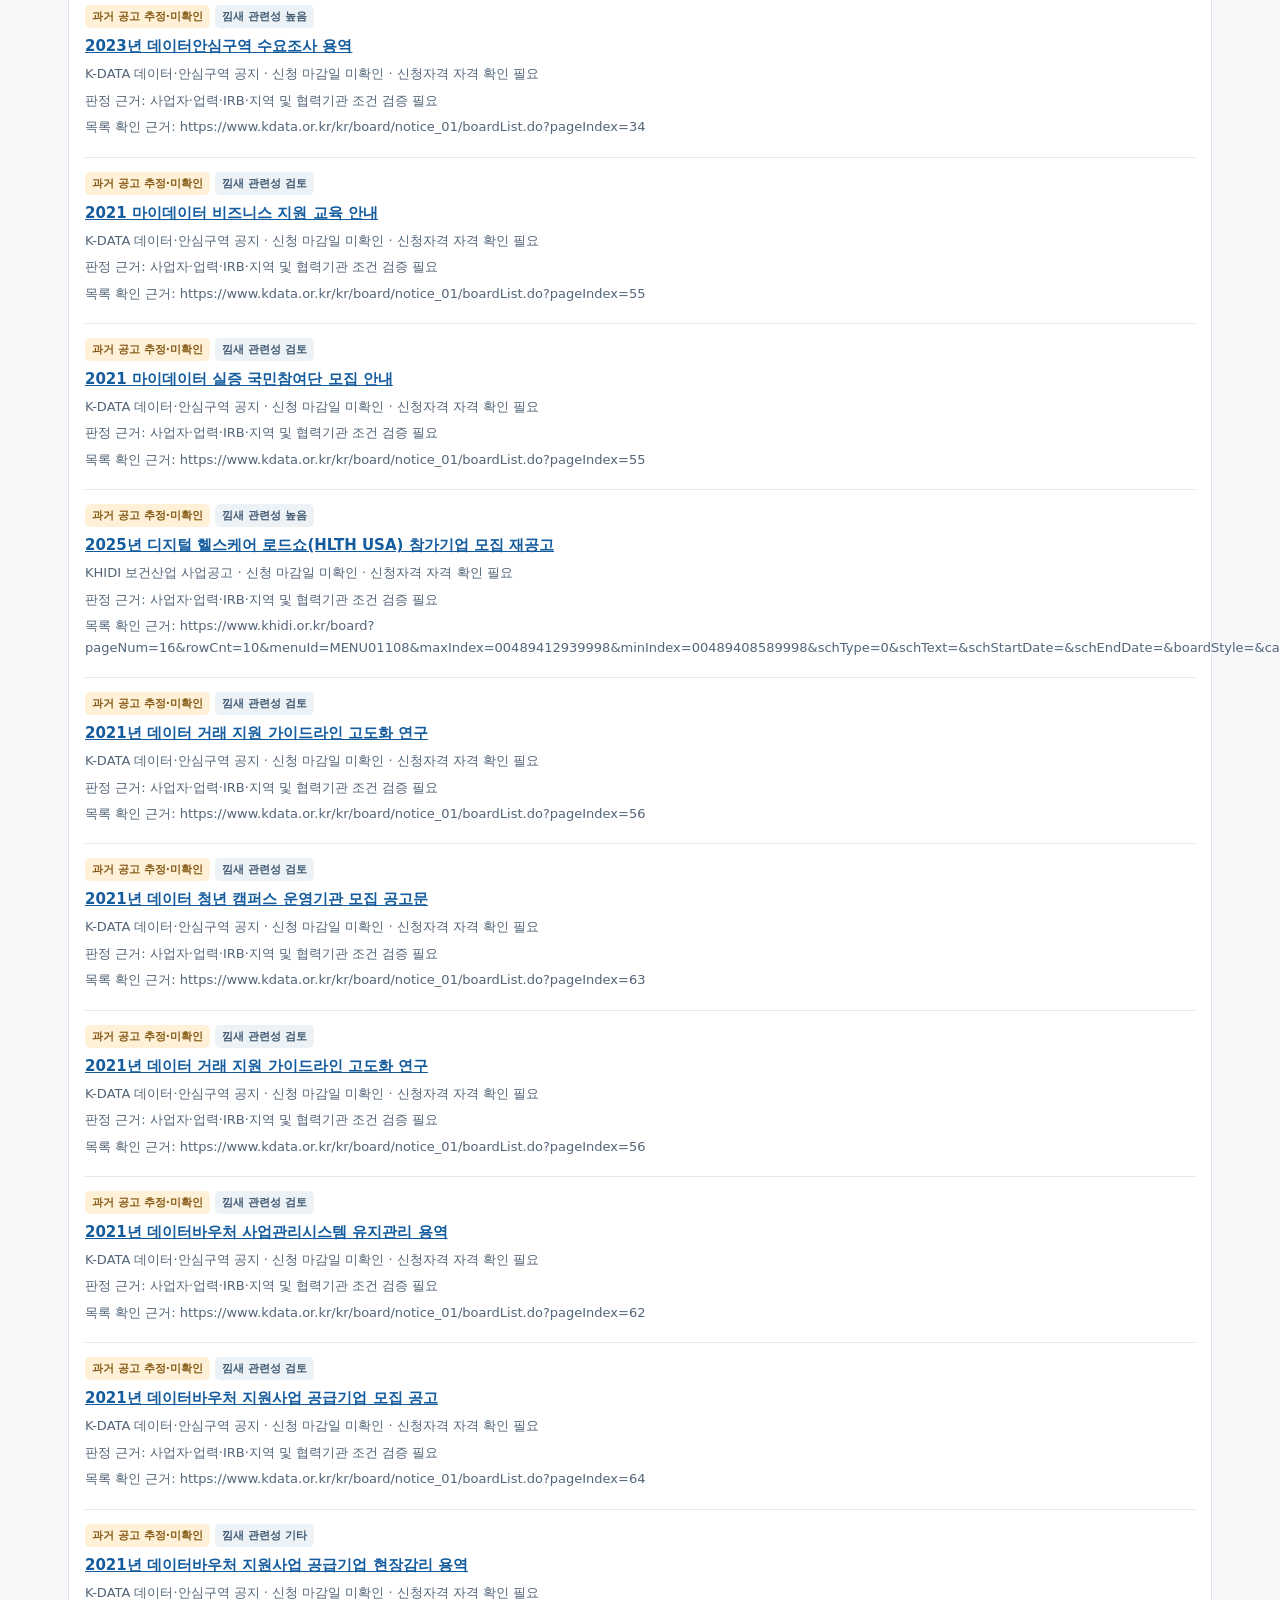
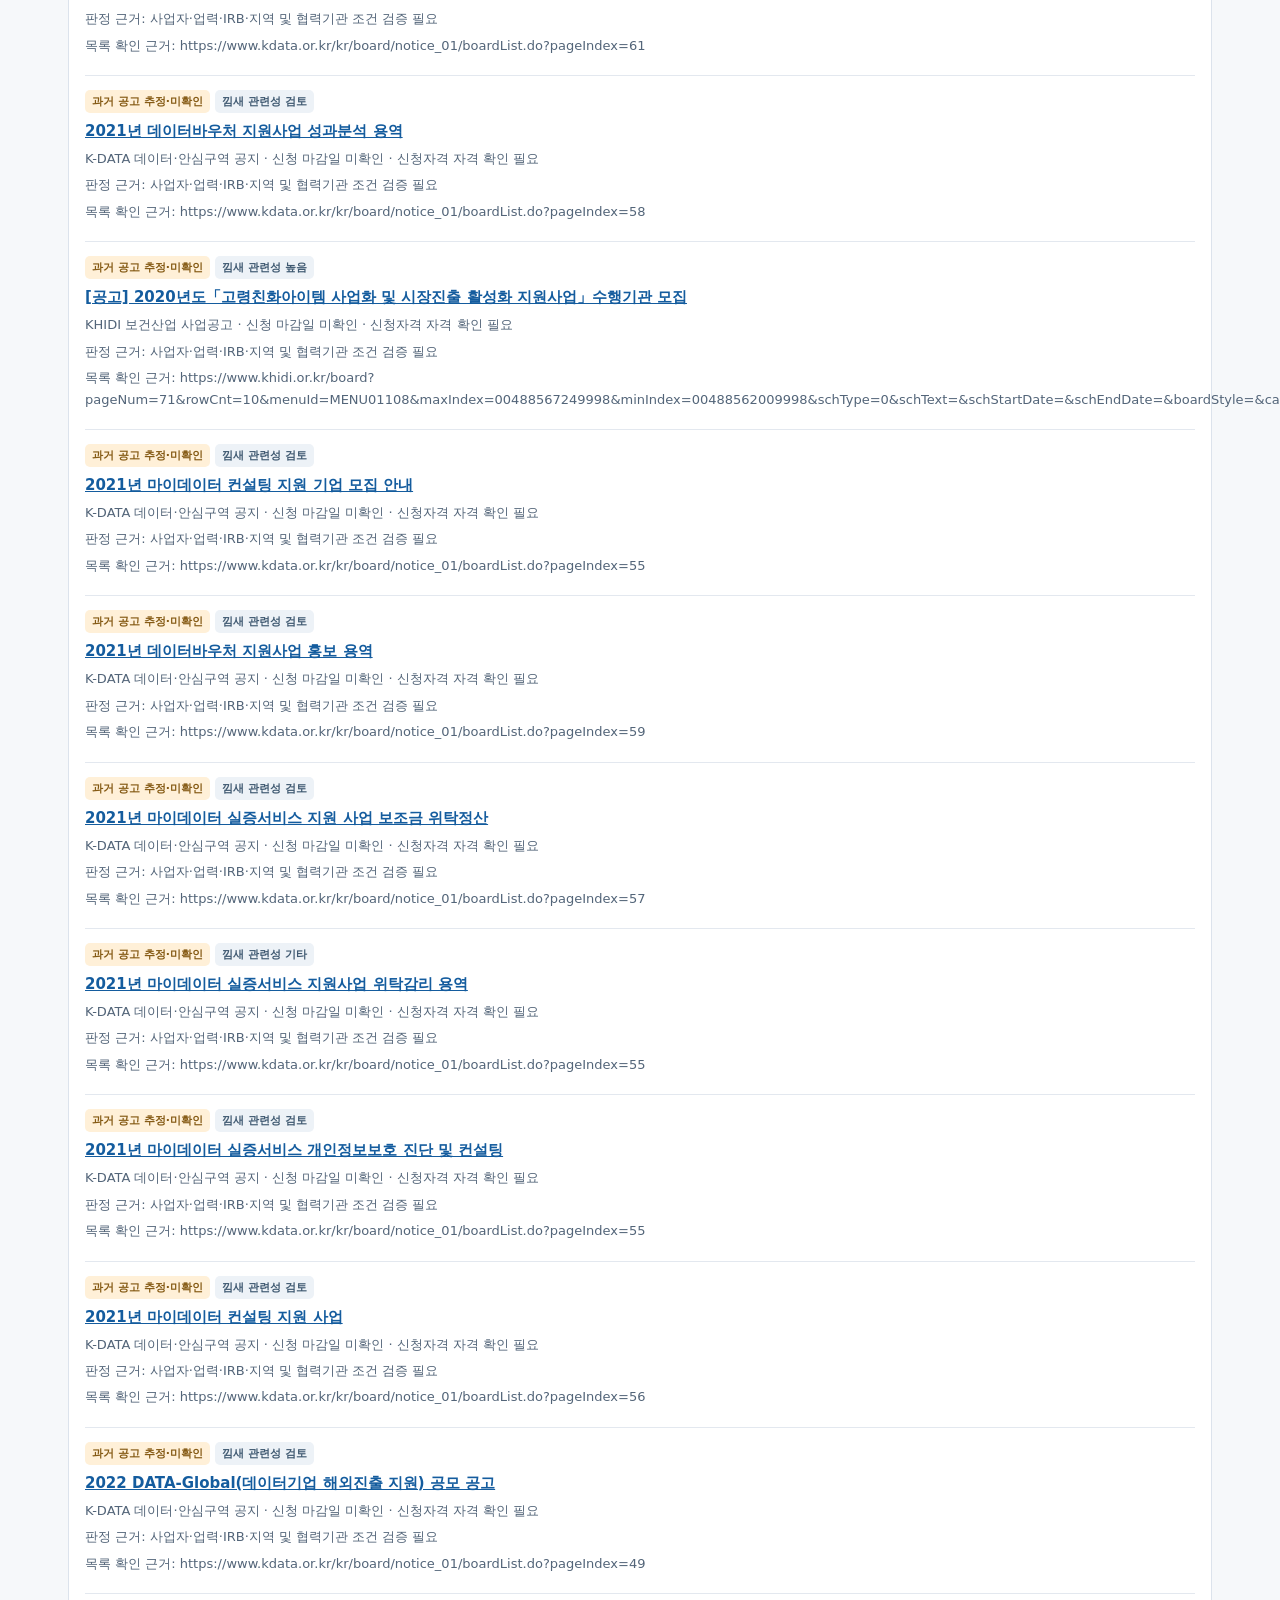
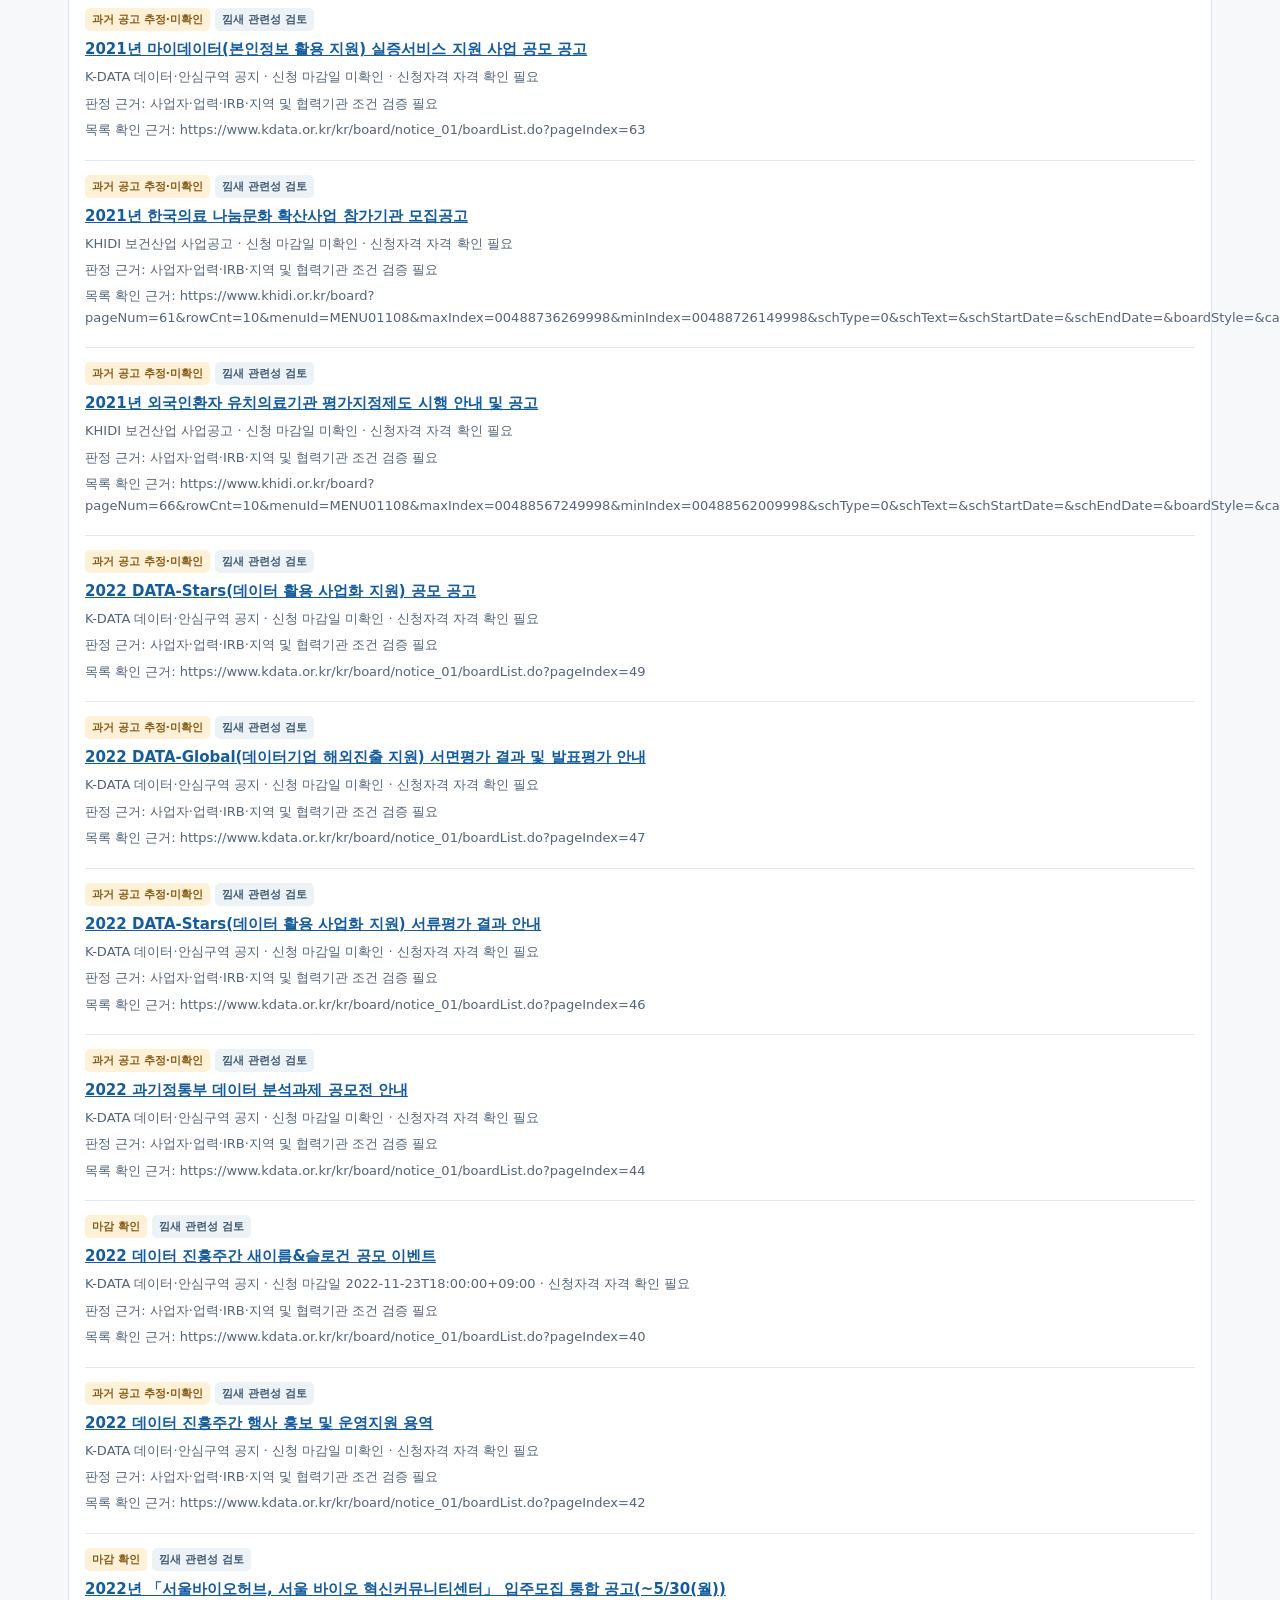
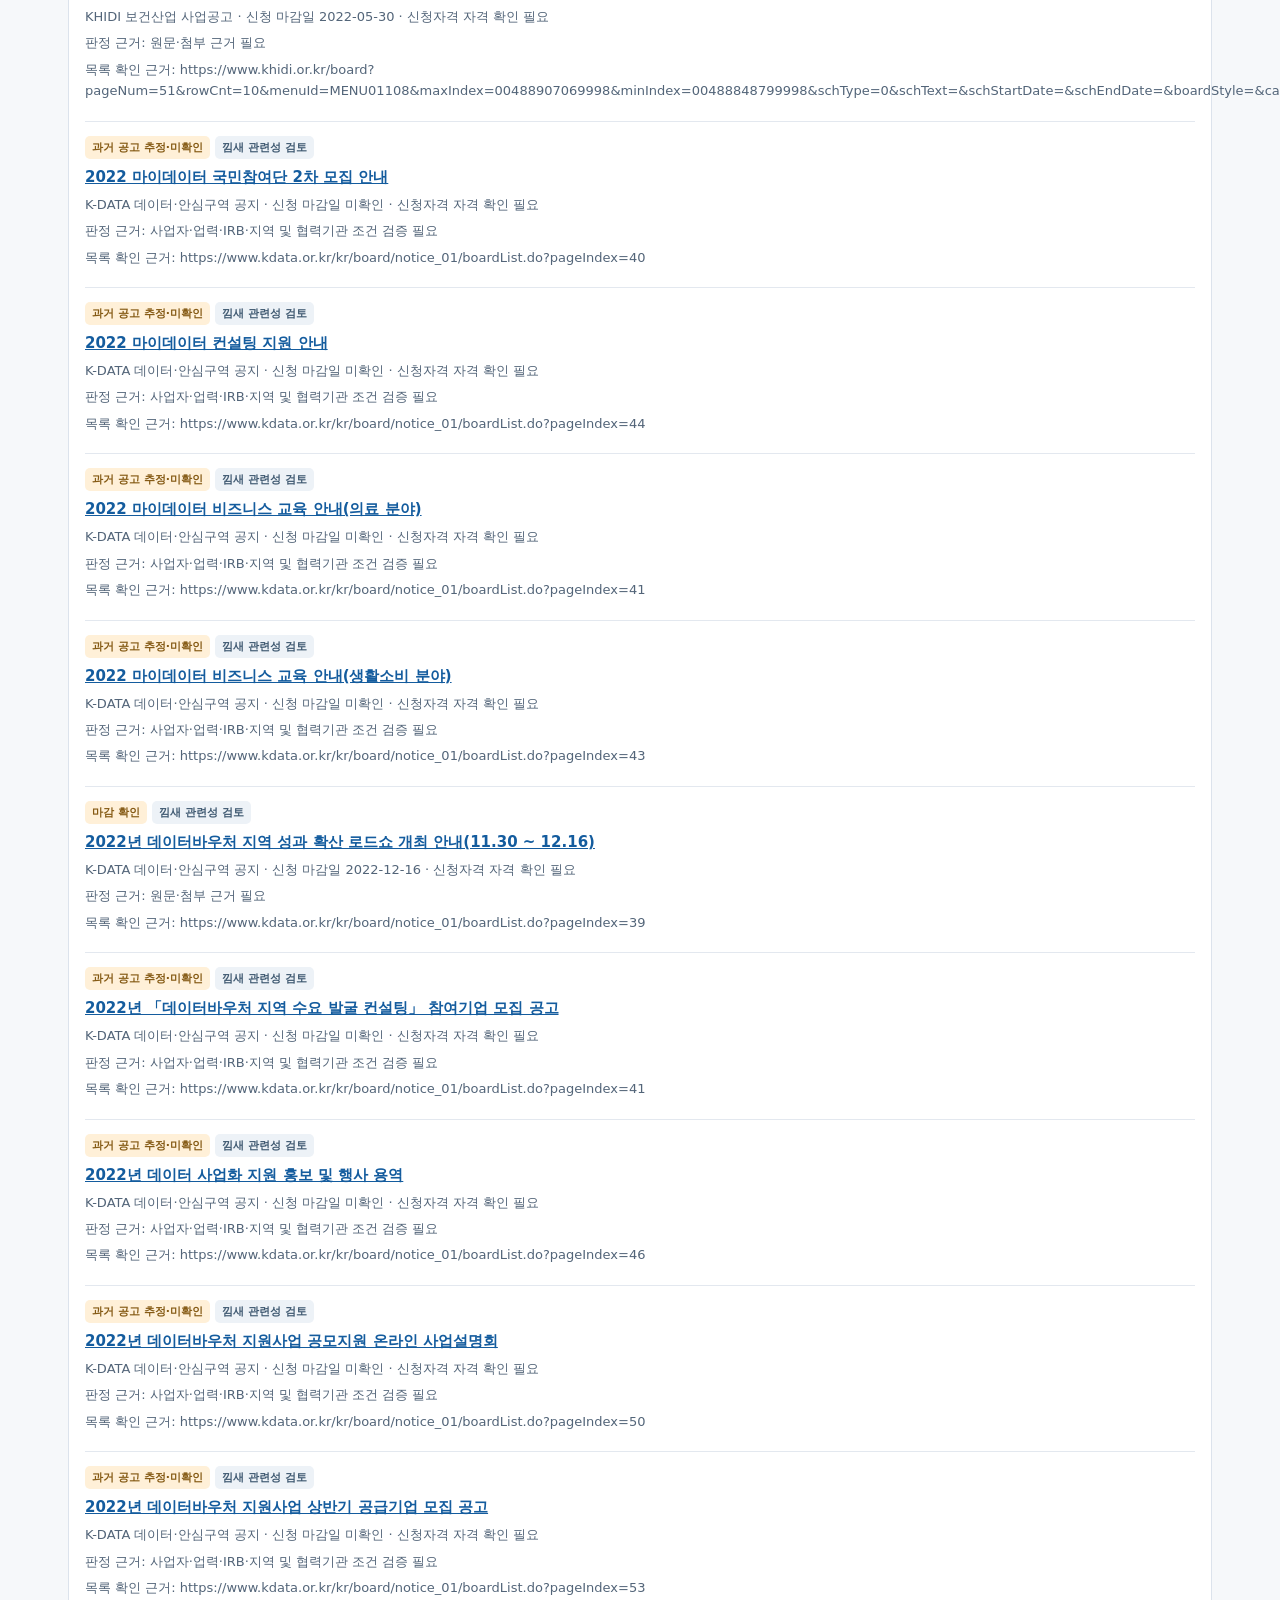
<file: startup-support/kimse-audit.html>
<!doctype html>
<html lang="ko">
<head>
<meta charset="utf-8">
<meta name="viewport" content="width=device-width,initial-scale=1">
<title>낌새 공식 공고 검증현황 | WorkLinks</title>
<style>
:root{font-family:system-ui,-apple-system,"Noto Sans KR",sans-serif;color:#182534;background:#f6f8fa}
*{box-sizing:border-box}body{margin:0}main{max-width:1180px;margin:auto;padding:22px 18px 54px}
a{color:#145c9e}h1{font-size:25px;margin:0 0 8px}h2{font-size:18px}
header{display:flex;flex-wrap:wrap;align-items:center;justify-content:space-between;gap:12px;margin-bottom:22px}
nav{display:flex;gap:15px;flex-wrap:wrap;font-size:14px}p{line-height:1.65}
.sub{color:#5b6878;font-size:13px}section{margin:20px 0}
.grid{display:grid;grid-template-columns:repeat(4,minmax(0,1fr));gap:10px}
.stat,.panel{background:white;border:1px solid #dce3ec;border-radius:12px;padding:16px}
.stat strong{font-size:27px;display:block;margin-top:4px}.stat span{color:#627284;font-size:12px}
.controls{display:flex;gap:10px;flex-wrap:wrap;padding:15px;background:white;border:1px solid #dce3ec;border-radius:12px}
.controls input{flex:1;min-width:180px}select,input{font:inherit;font-size:14px;border:1px solid #bac8d9;border-radius:7px;padding:10px;background:white}
.notice{border-top:1px solid #e3e8ef;padding:14px 0}.notice:first-of-type{border-top:none}
.notice h3{font-size:15px;margin:7px 0}.notice p{font-size:13px;color:#536579;margin:5px 0}
.tag{font-size:11px;font-weight:800;padding:4px 7px;border-radius:5px;background:#edf2f7;color:#3f5971;display:inline-block;margin:0 5px 2px 0}
.tag.alert{background:#fff0d8;color:#855a14}.tag.good{background:#e1f3e7;color:#11683e}
.small{font-size:12px;color:#637184}.warn{border-left:4px solid #c58a25;background:#fff8e9;padding:13px 16px;border-radius:6px}
.error{color:#a23c30}.page{padding:13px 0;border-top:1px solid #e5e9ef;word-break:break-all}
button{cursor:pointer;border:1px solid #b4c7da;background:#edf5ff;border-radius:8px;padding:9px 13px;font-weight:750}
@media(max-width:720px){.grid{grid-template-columns:repeat(2,1fr)}main{padding:15px 12px}.stat strong{font-size:24px}}
</style>
<link rel="stylesheet" href="./worklinks-header-auth.css?v=20261112-2">
<style>header #worklinks-auth-header{margin-left:auto}</style>
</head>
<body><main>
<header><div><h1>낌새 공식 공고 정밀검사</h1><p class="sub">공식 기관 목록·개별 공고·신청 마감일·신청자격 근거를 분리해 검증합니다.</p></div>
<nav><a href="./?view=support">WorkLinks 홈</a><a href="./investment.html?review=kimse">검증대기 공고 목록</a></nav><div id="worklinks-auth-header" class="worklinks-account-nav" aria-label="WorkLinks 계정"></div></header>
<p class="warn">공식 공고를 발견했다는 사실만으로 현재 접수 중이거나 낌새의 지원자격이 확인된 것은 아닙니다. 신청 전 기관 원문과 첨부 공고문 확인이 필요합니다.</p>
<p id="updated" class="small">정밀검사 결과를 확인 중입니다.</p>
<section class="grid">
<div class="stat"><span>실제 확인한 목록 페이지</span><strong id="pages">—</strong></div>
<div class="stat"><span>미확인·실패 목록 페이지</span><strong id="missing">—</strong></div>
<div class="stat"><span>상세검사 완료 시도</span><strong id="examined">—</strong></div>
<div class="stat"><span>미검사 상세 공고</span><strong id="unexamined">—</strong></div>
</section>
<section><h2>개별 공고 검증 결과</h2>
<div class="controls"><input id="query" type="search" placeholder="공고명 또는 기관 검색" aria-label="공고 검색">
<select id="status" aria-label="검증 상태"><option value="">전체 상태</option><option value="unknown_deadline">마감일 불명</option>
<option value="access_failed">상세 접속 실패</option><option value="deadline_verified_eligibility_pending">마감일 확인·자격 미확인</option>
<option value="expired_confirmed">마감 확인</option><option value="historical_unverified">과거 공고 추정·미확인</option>
<option value="invalid_official_link">공식 링크 검증 실패</option></select>
<select id="fit" aria-label="낌새 관련성"><option value="">관련성 전체</option><option value="높음">높음</option><option value="검토">검토</option><option value="기타">기타</option></select></div>
<p id="found" class="small"></p><div id="results" class="panel">불러오는 중입니다.</div><p id="more" class="small"></p></section>
<section><h2>기관별 페이지 접근 결과</h2><div id="sources" class="panel">불러오는 중입니다.</div></section>
</main>
<script>
(()=>{
'use strict';
const $=id=>document.getElementById(id);
const esc=x=>String(x??'').replace(/[&<>"']/g,c=>({'&':'&amp;','<':'&lt;','>':'&gt;','"':'&quot;',"'":'&#39;'}[c]));
const url=x=>{try{const u=new URL(x);return u.protocol==='https:'?u.href:'#'}catch{return '#'}};
let data=null;
const format=x=>x?new Date(x).toLocaleString('ko-KR',{timeZone:'Asia/Seoul'}):'미확인';
const num=x=>String(Number(x||0)).replace(/\B(?=(\d{3})+(?!\d))/g,',');
function draw(){
if(!data)return;
const q=$('query').value.trim().toLocaleLowerCase(),st=$('status').value,fit=$('fit').value;
const all=data.results||[];
const filtered=all.filter(x=>(!st||x.status===st)&&(!fit||x.kimseFit===fit)&&
 (!q||[x.title,x.source,x.status].join(' ').toLocaleLowerCase().includes(q)));
$('found').textContent=filtered.length+'건 표시 · 총 '+all.length+'건. 여기에는 신청 가능한 것으로 확정되지 않은 공고가 포함됩니다.';
const labels={access_failed:'상세 접속 실패',unknown_deadline:'마감일 불명',
 historical_unverified:'과거 공고 추정·미확인',deadline_verified_eligibility_pending:'마감일 확인·자격 미확인',
 expired_confirmed:'마감 확인',invalid_official_link:'공식 링크 검증 실패',audit_error:'검사 오류',invalid_deadline:'마감일 형식 오류'};
$('results').innerHTML=filtered.slice(0,140).map(x=>
 '<div class="notice"><span class="tag '+(x.status==='deadline_verified_eligibility_pending'?'good':'alert')+'">'+
 esc(labels[x.status]||x.status)+'</span><span class="tag">낌새 관련성 '+esc(x.kimseFit||'미판정')+
 '</span><h3><a target="_blank" rel="noopener noreferrer" href="'+esc(url(x.url))+'">'+esc(x.title)+'</a></h3>'+
 '<p>'+esc(x.source)+' · 신청 마감일 '+esc(x.applicationDeadline||'미확인')+
 ' · 신청자격 '+esc(x.eligibility||'미확인')+'</p>'+
 (x.eligibilityEvidence?'<p>판정 근거: '+esc(x.eligibilityEvidence)+'</p>':'')+
 (x.detailError?'<p class="error">접근 문제: '+esc(x.detailError)+'</p>':'')+
 (x.attachmentLinks?.length?'<p>공식 첨부 링크 '+x.attachmentLinks.length+'개 (추가 검증 필요)</p>':'')+
 '<p class="small">목록 확인 근거: '+esc(x.evidence||'미확인')+'</p></div>').join('')||
 '<p class="small">조건에 맞는 공고가 없습니다.</p>';
$('more').textContent=filtered.length>140?'화면에는 앞의 140건만 표시됩니다. 검색을 좁혀 확인하세요.':'';
}
function display(d){
data=d;
const s=d.summary||{};
$('updated').textContent='최종 정밀검사 기록: '+format(d.generatedAt)+' · 출처 '+num(s.sources)+'곳. 완전성 검증과 접수자격 판정은 별개입니다.';
$('pages').textContent=num(s.pagesActuallyRead);
$('missing').textContent=num(Number(s.pageErrors||0)+Number(s.pagesPending||0));
$('examined').textContent=num(s.detailExamined);
$('unexamined').textContent=num(s.detailUnexamined);
$('sources').innerHTML=(d.sources||[]).map(x=>
 '<div class="page"><strong>'+esc(x.source)+'</strong><p class="small">실제 탐색 '+num(x.visited)+'페이지 · 미탐색 '+num(x.pendingPages?.length)+'페이지 · 실패 '+num(x.failedPages?.length)+'페이지</p>'+
 (x.failedPages?.length?'<p class="error">'+esc(x.failedPages.slice(0,3).map(y=>y.error).join(' / '))+'</p>':'')+'</div>').join('');
draw();
}
for(const id of ['query','status','fit'])$(id).addEventListener(id==='query'?'input':'change',draw);
fetch('./kimse-deep-audit.json?cache='+Date.now(),{cache:'no-store'})
 .then(r=>{if(!r.ok)throw Error('HTTP '+r.status);return r.json()})
 .then(display)
 .catch(err=>{$('updated').textContent='정밀검사 결과를 아직 확인할 수 없습니다: '+err.message;
  $('results').textContent='완료된 공식 검사 기록이 없습니다. 이전 WorkLinks 공고 검증대기 목록을 이용하세요.';
  $('sources').textContent='데이터 없음';});
})();
</script>
<script type="module" src="./worklinks-header-auth.js?v=20261115-direct-relogin-v1"></script>
</body></html>
</file>
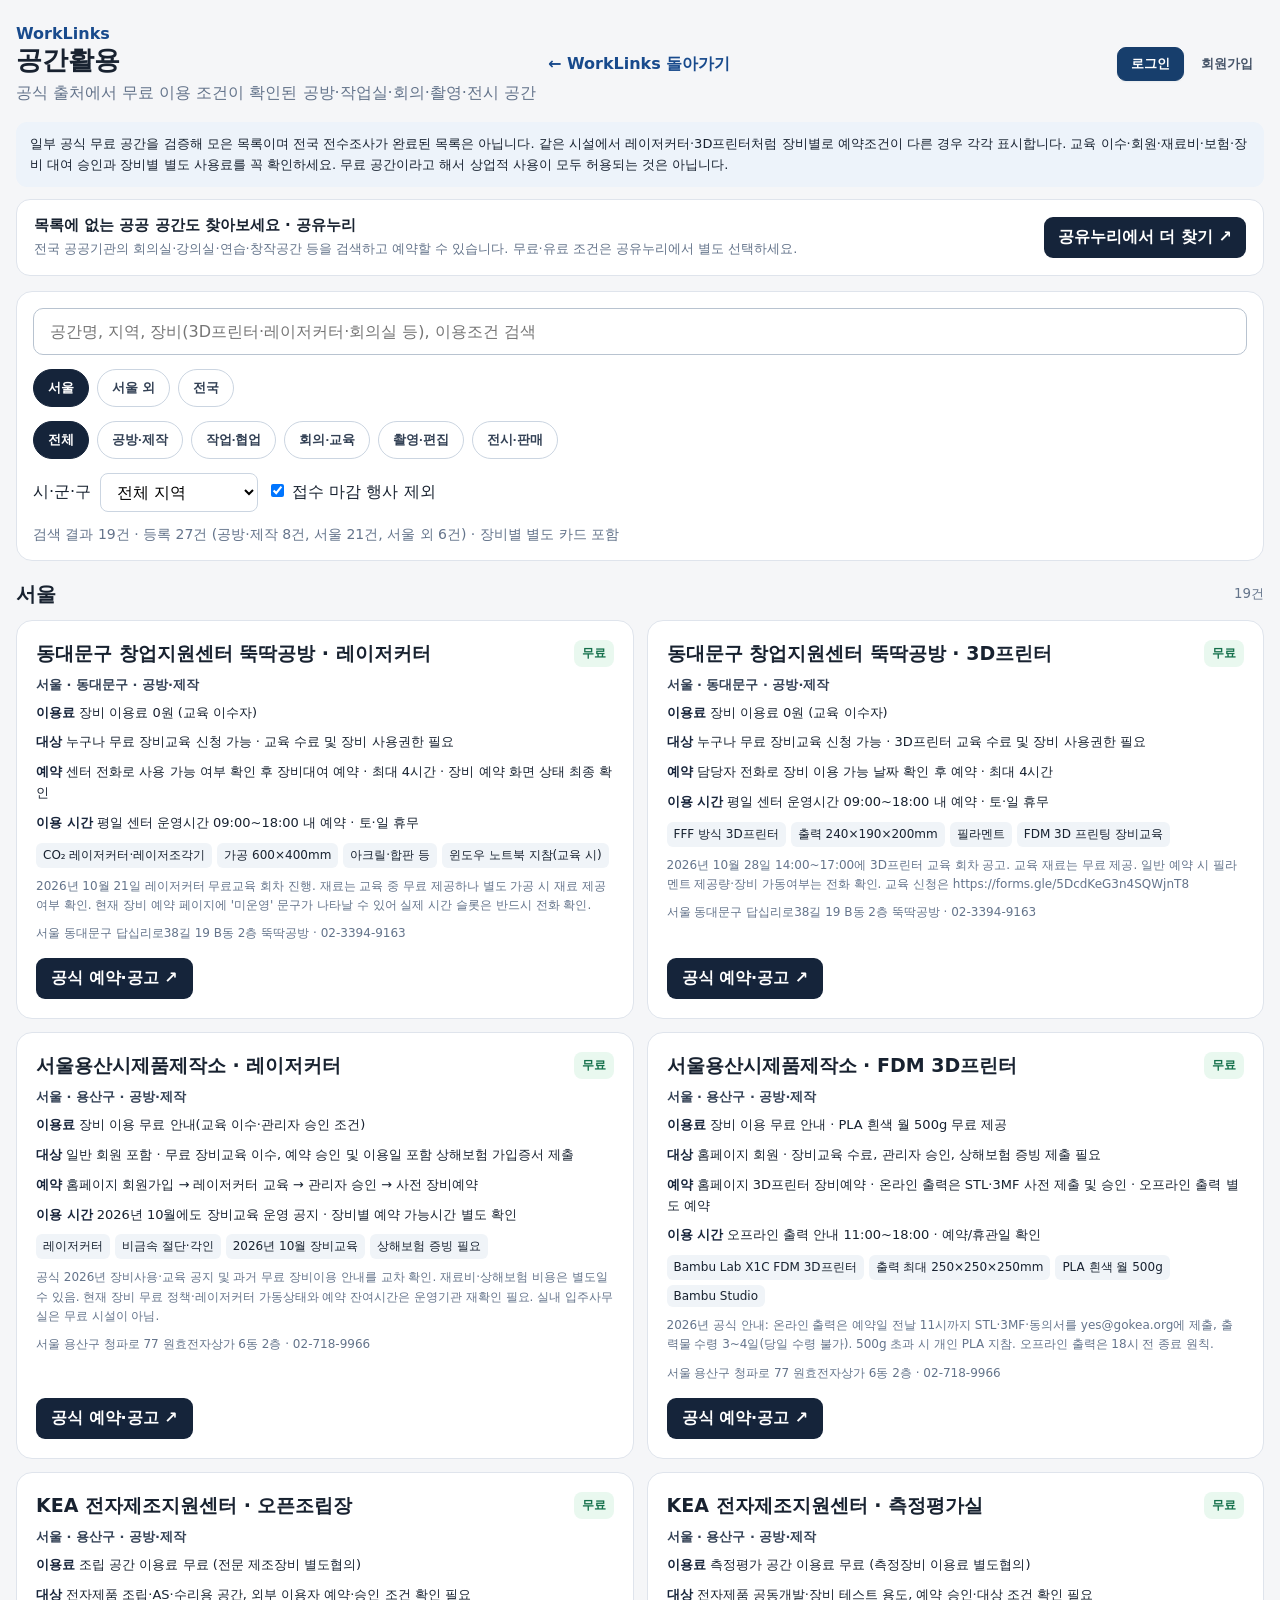
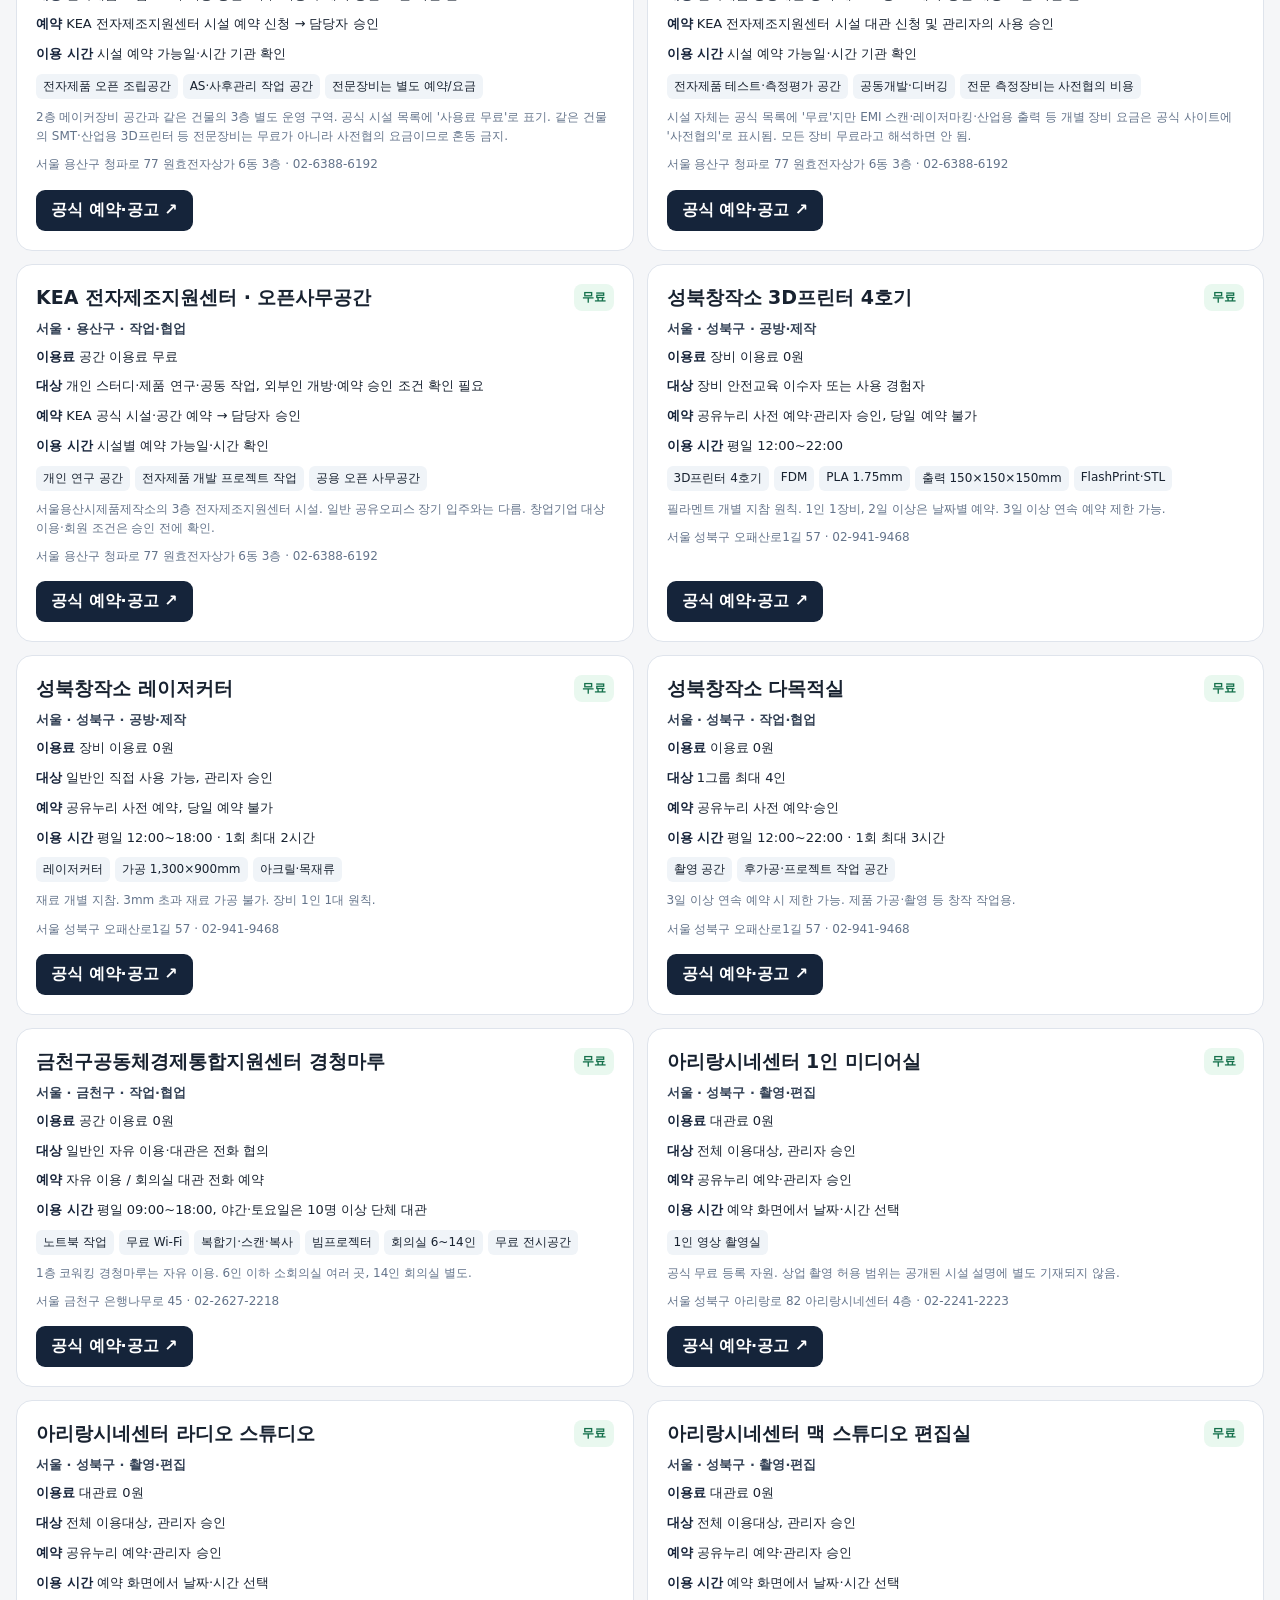
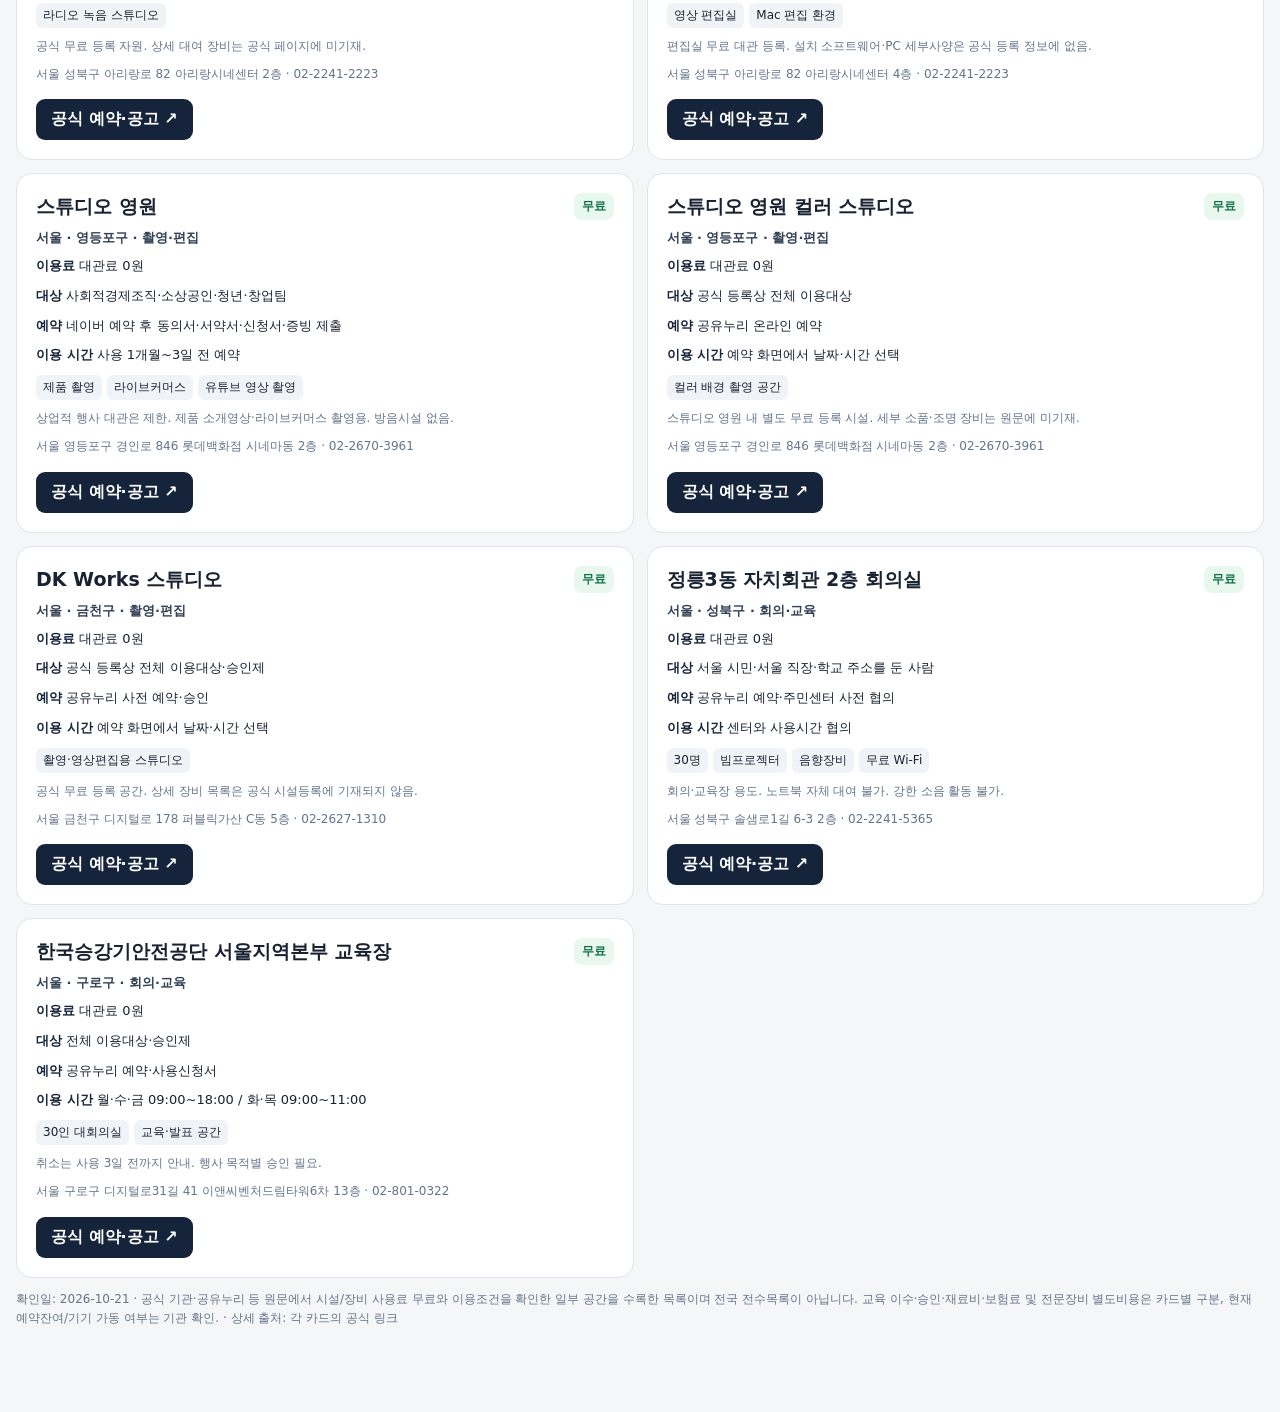
<file: startup-support/spaces.html>
<!doctype html>
<html lang="ko"><head><meta charset="utf-8"><meta name="viewport" content="width=device-width,initial-scale=1">
<title>공간활용 · WorkLinks</title>
<style>
:root{font-family:system-ui,-apple-system,"Segoe UI","Noto Sans KR",sans-serif;color:#182230;background:#f5f6f8}*{box-sizing:border-box}body{margin:0}main{max-width:1320px;margin:auto;padding:24px 16px 72px}h1{font-size:26px;margin:0 0 5px}p{line-height:1.6}.muted{color:#64748b}.head{display:flex;align-items:center;justify-content:space-between;gap:12px;flex-wrap:wrap;margin-bottom:18px}.back{color:#184a8c;text-decoration:none;font-weight:800}.toolbar{background:white;border:1px solid #dfe4ec;border-radius:16px;padding:16px;margin-bottom:15px;display:grid;gap:14px}.search{width:100%;font:inherit;padding:13px 16px;border:1px solid #b8c3d0;border-radius:10px}.chips{display:flex;gap:8px;flex-wrap:wrap}.chip{border:1px solid #cbd5e1;background:#fff;color:#334155;border-radius:999px;padding:9px 14px;cursor:pointer;font-weight:750}.chip.active{background:#15243a;border-color:#15243a;color:white}.count{font-size:14px;color:#64748b}.grid{display:grid;grid-template-columns:repeat(2,minmax(0,1fr));gap:13px}.item{background:white;border:1px solid #dfe4ec;border-radius:16px;padding:19px;display:flex;flex-direction:column;gap:9px;min-width:0}.item h2{font-size:19px;margin:0;line-height:1.4}.top{display:flex;justify-content:space-between;gap:10px;align-items:start}.fee{font-size:12px;background:#e9f8ef;color:#14704b;border-radius:8px;font-weight:850;padding:5px 8px;flex:none}.place{font-weight:750;color:#334155;font-size:13px}.line{font-size:13px;line-height:1.6}.line b{color:#17243a}.equip{display:flex;flex-wrap:wrap;gap:5px}.equip span{font-size:12px;background:#f0f4f8;border-radius:6px;padding:4px 7px}.notes{color:#64748b;font-size:12px;line-height:1.6}.links{margin-top:auto;display:flex;align-items:center;justify-content:space-between;gap:8px;padding-top:6px}.links a{display:inline-flex;background:#15243a;color:white;text-decoration:none;padding:10px 15px;border-radius:9px;font-weight:800}.deadline{font-size:12px;color:#a04913;font-weight:800}.sectionbar{display:flex;align-items:center;justify-content:space-between;gap:10px;flex-wrap:wrap;margin:20px 0 12px}.sectionbar h2{margin:0;font-size:20px}.blank{padding:30px;background:#fff;border-radius:14px;text-align:center}.summary{background:#edf3fa;padding:11px 14px;border-radius:11px;font-size:13px;line-height:1.65;margin-bottom:12px}.external-finder{display:flex;align-items:center;justify-content:space-between;gap:14px;flex-wrap:wrap;background:#fff;border:1px solid #dfe4ec;border-radius:14px;padding:15px 17px;margin-bottom:15px}.external-finder strong{font-size:15px}.external-finder p{font-size:13px;color:#64748b;margin:4px 0 0}.external-finder a{display:inline-flex;align-items:center;padding:10px 14px;border-radius:9px;background:#15243a;color:#fff;font-weight:800;text-decoration:none;white-space:nowrap}.subselect{display:flex;gap:9px;flex-wrap:wrap;align-items:center}.subselect select{font:inherit;padding:8px 12px;border:1px solid #cbd5e1;border-radius:8px;background:white}small{color:#64748b}@media(max-width:730px){main{padding:15px 12px 50px}.grid{grid-template-columns:1fr}.toolbar{padding:12px}.chip{padding:8px 10px;font-size:12px}.item{padding:15px}.head{align-items:flex-start}}
</style>  <script src="https://sitehub.suaveforge.com/analytics-loader.js" data-sitehub-project="p47" defer></script>
<link rel="stylesheet" href="./worklinks-header-auth.css?v=20261112-2">
<style>.head #worklinks-auth-header{margin-left:auto}</style>
</head><body><main>
<div class="head"><div><a class="back" href="./?view=support" aria-label="WorkLinks 홈으로 이동">WorkLinks</a><h1>공간활용</h1><div class="muted">공식 출처에서 무료 이용 조건이 확인된 공방·작업실·회의·촬영·전시 공간</div></div><a class="back" href="./?view=support">← WorkLinks 돌아가기</a><div id="worklinks-auth-header" class="worklinks-account-nav" aria-label="WorkLinks 계정"></div></div>
<div class="summary">일부 공식 무료 공간을 검증해 모은 목록이며 전국 전수조사가 완료된 목록은 아닙니다. 같은 시설에서 레이저커터·3D프린터처럼 장비별로 예약조건이 다른 경우 각각 표시합니다. 교육 이수·회원·재료비·보험·장비 대여 승인과 장비별 별도 사용료를 꼭 확인하세요. 무료 공간이라고 해서 상업적 사용이 모두 허용되는 것은 아닙니다.</div>
<div class="external-finder"><div><strong>목록에 없는 공공 공간도 찾아보세요 · 공유누리</strong><p>전국 공공기관의 회의실·강의실·연습·창작공간 등을 검색하고 예약할 수 있습니다. 무료·유료 조건은 공유누리에서 별도 선택하세요.</p></div><a href="https://www.eshare.go.kr/UserPortal/Upm/Main/index.do" target="_blank" rel="noopener noreferrer" aria-label="공유누리 공식 사이트에서 추가 공간 찾기 (새 창)">공유누리에서 더 찾기 ↗</a></div>
<div class="toolbar">
<input class="search" type="search" id="search" placeholder="공간명, 지역, 장비(3D프린터·레이저커터·회의실 등), 이용조건 검색" aria-label="공간 검색">
<div class="chips" id="regionChips" aria-label="지역 선택"></div>
<div class="chips" id="typeChips" aria-label="공간 유형"></div>
<div class="subselect"><label for="city">시·군·구</label><select id="city"><option value="">전체 지역</option></select><label for="activeOnly"><input type="checkbox" id="activeOnly" checked> 접수 마감 행사 제외</label></div>
<div class="count" id="count" role="status">목록을 불러오는 중입니다.</div>
</div><div id="content"></div>
<p class="notes" id="sourceInfo"></p>
</main><script>
(function(){
const ui={region:'서울',type:'전체',city:'',search:'',activeOnly:true};
let rows=[];
const cats=['전체','공방·제작','작업·협업','회의·교육','촬영·편집','전시·판매'];
const esc=s=>String(s??'').replace(/[&<>"']/g,c=>({'&':'&amp;','<':'&lt;','>':'&gt;','"':'&quot;',"'":'&#39;'}[c]));
const dateNow=()=>new Date(Date.now()+9*3600000).toISOString().slice(0,10);
function chips(id,values,current,callback){document.getElementById(id).innerHTML=values.map(x=>'<button type="button" class="chip '+(x===current?'active':'')+'" data-value="'+esc(x)+'" aria-pressed="'+(x===current)+'">'+esc(x)+'</button>').join('');document.querySelectorAll('#'+id+' button').forEach(b=>b.onclick=()=>callback(b.dataset.value))}
function card(e){const ended=e.deadline&&e.deadline<dateNow();const equipment=(e.equipment||[]).map(x=>'<span>'+esc(x)+'</span>').join('');
return '<article class="item"><div class="top"><h2>'+esc(e.name)+'</h2><span class="fee">'+(e.status==='event'?'선정형 무료':'무료')+'</span></div><div class="place">'+esc(e.region)+' · '+esc(e.area)+' · '+esc(e.category)+'</div><div class="line"><b>이용료</b> '+esc(e.fee)+'</div><div class="line"><b>대상</b> '+esc(e.access)+'</div><div class="line"><b>예약</b> '+esc(e.booking)+'</div><div class="line"><b>이용 시간</b> '+esc(e.hours)+'</div><div class="equip">'+equipment+'</div><div class="notes">'+esc(e.notes)+'</div><div class="notes">'+esc(e.address)+' · '+esc(e.phone||'')+'</div><div class="links"><a href="'+esc(e.url)+'" target="_blank" rel="noopener noreferrer">공식 예약·공고 ↗</a>'+(e.deadline?'<span class="deadline">'+(ended?'마감 · ':'접수 ~ ')+esc(e.deadline)+'</span>':'')+'</div></article>'}
function render(){
chips('regionChips',['서울','서울 외','전국'],ui.region,x=>{ui.region=x;ui.city='';document.getElementById('city').value='';render()});
chips('typeChips',cats,ui.type,x=>{ui.type=x;render()});
const cities=[...new Set(rows.filter(e=>ui.region==='전국'||(ui.region==='서울'?e.region==='서울':e.region!=='서울')).map(e=>e.region+' · '+e.area))].sort((a,b)=>a.localeCompare(b,'ko'));document.getElementById('city').innerHTML='<option value="">전체 지역</option>'+cities.map(x=>'<option value="'+esc(x)+'" '+(ui.city===x?'selected':'')+'>'+esc(x)+'</option>').join('');
const search=ui.search.trim().toLocaleLowerCase('ko');
const result=rows.filter(e=>(ui.region==='전국'||(ui.region==='서울'?e.region==='서울':e.region!=='서울'))&&(ui.type==='전체'||e.category===ui.type)&&(!ui.city||e.region+' · '+e.area===ui.city)&&(!ui.activeOnly||!e.deadline||e.deadline>=dateNow())&&(!search||[e.name,e.region,e.area,e.address,e.category,e.fee,e.access,e.booking,e.hours,e.notes,...(e.equipment||[])].join(' ').toLocaleLowerCase('ko').includes(search)));
document.getElementById('count').textContent='검색 결과 '+result.length+'건 · 등록 '+rows.length+'건 (공방·제작 '+rows.filter(e=>e.category==='공방·제작').length+'건, 서울 '+rows.filter(e=>e.region==='서울').length+'건, 서울 외 '+rows.filter(e=>e.region!=='서울').length+'건) · 장비별 별도 카드 포함';
let groups=ui.region==='전국'?['서울','서울 외']: [ui.region];
document.getElementById('content').innerHTML=groups.map(g=>{const list=result.filter(e=>g==='서울'?e.region==='서울':e.region!=='서울');return '<section><div class="sectionbar"><h2>'+g+'</h2><small>'+list.length+'건</small></div>'+(list.length?'<div class="grid">'+list.map(card).join('')+'</div>':'<div class="blank muted">조건에 맞는 무료 공간이 없습니다.</div>')+'</section>'}).join('');
}
document.getElementById('search').addEventListener('input',e=>{ui.search=e.target.value;render()});
document.getElementById('city').addEventListener('change',e=>{ui.city=e.target.value;render()});
document.getElementById('activeOnly').addEventListener('change',e=>{ui.activeOnly=e.target.checked;render()});
fetch('./spaces-data.json',{cache:'no-store'}).then(r=>{if(!r.ok)throw Error('HTTP '+r.status);return r.json()}).then(data=>{rows=data.items;document.getElementById('sourceInfo').textContent='확인일: '+data.asOf+' · '+data.criteria+' · 상세 출처: 각 카드의 공식 링크';const p=new URLSearchParams(location.search);const area=p.get('region');if(['서울','서울 외','전국'].includes(area))ui.region=area;const type=p.get('type');if(cats.includes(type))ui.type=type;render()}).catch(err=>{document.getElementById('count').textContent='목록을 불러오지 못했습니다.';document.getElementById('content').innerHTML='<div class="blank">네트워크 연결 후 새로고침해 주세요. ('+esc(err.message)+')</div>'});
})();
</script><script type="module" src="./worklinks-header-auth.js?v=20261115-direct-relogin-v1"></script>
</body></html>
</file>
<file: startup-support/worklinks-header-auth.css>
/* Shared, compact account entry for every WorkLinks page. */
.worklinks-account-nav{display:flex;align-items:center;justify-content:flex-end;gap:6px;flex:none;min-width:0;position:relative;z-index:75}
.worklinks-account-nav .worklinks-auth-button,
.worklinks-account-nav .worklinks-auth-summary{box-sizing:border-box;display:inline-flex;align-items:center;justify-content:center;min-height:34px;max-width:100%;padding:7px 13px;border:1px solid #c9d5e3;border-radius:9px;background:#fff;color:#163b66;font:750 13px/1.25 system-ui,-apple-system,"Segoe UI","Noto Sans KR",sans-serif;text-decoration:none;white-space:nowrap;cursor:pointer;box-shadow:0 1px 2px #142a4010}
.worklinks-account-nav .worklinks-auth-button:hover,
.worklinks-account-nav .worklinks-auth-summary:hover{border-color:#7ea6cf;background:#f2f7fc;text-decoration:none}
.worklinks-account-nav .worklinks-auth-button:focus-visible,
.worklinks-account-nav .worklinks-auth-summary:focus-visible{outline:2px solid #2563eb;outline-offset:3px}
.worklinks-account-nav .worklinks-auth-primary{background:#173e6c;color:white;border-color:#173e6c}
.worklinks-account-nav .worklinks-auth-primary:hover{background:#245589;color:white}
.worklinks-account-nav .worklinks-auth-secondary{padding:7px 10px;border-color:transparent;background:transparent;color:#475569;box-shadow:none}
.worklinks-account-nav .worklinks-auth-secondary:hover{border-color:#c9d5e3;background:#fff}
.worklinks-account-nav .worklinks-auth-dropdown{position:relative}
.worklinks-account-nav .worklinks-auth-summary{list-style:none;gap:5px}
.worklinks-account-nav .worklinks-auth-summary::-webkit-details-marker{display:none}
.worklinks-account-nav .worklinks-auth-dropdown[open] .worklinks-auth-summary{border-color:#7ea6cf;background:#f2f7fc}
.worklinks-account-nav .worklinks-auth-popup{position:absolute;right:0;top:calc(100% + 8px);width:230px;max-width:calc(100vw - 24px);padding:10px;background:#fff;border:1px solid #d8e1ed;border-radius:12px;box-shadow:0 12px 30px #1c33542e;display:grid;gap:6px;z-index:200}
.worklinks-account-nav .worklinks-auth-user{font-size:12px;line-height:1.5;color:#475569;overflow-wrap:anywhere;padding:5px 6px 9px;border-bottom:1px solid #e2e8f0}
.worklinks-account-nav .worklinks-auth-popup .worklinks-auth-button,
.worklinks-account-nav .worklinks-auth-popup a{width:100%;justify-content:flex-start;background:#fff;color:#173e6c;border-color:transparent;text-align:left;box-shadow:none}
.worklinks-account-nav .worklinks-auth-popup .worklinks-auth-button:hover,
.worklinks-account-nav .worklinks-auth-popup a:hover{background:#f2f7fc}
.worklinks-auth-sr{position:absolute!important;width:1px!important;height:1px!important;overflow:hidden!important;clip-path:inset(50%)!important;white-space:nowrap!important}
@media(max-width:550px){.worklinks-account-nav .worklinks-auth-button,.worklinks-account-nav .worklinks-auth-summary{font-size:13px;min-height:34px;padding:7px 10px}.worklinks-account-nav .worklinks-auth-secondary{padding:7px 6px}}

/* Session expiry is a single compact, actionable notice immediately below the header. */
.worklinks-session-notice{display:flex;align-items:center;gap:10px;flex-wrap:wrap;margin:8px 0 12px;padding:12px 15px;border:1px solid #efcb88;border-radius:10px;background:#fff8ec;color:#644313;font:500 14px/1.45 system-ui,-apple-system,"Segoe UI","Noto Sans KR",sans-serif}
.worklinks-session-notice strong{font-weight:800;font-size:15px}
.worklinks-session-notice span{flex:1 1 220px}
.worklinks-session-notice a{display:inline-flex;justify-content:center;align-items:center;border-radius:8px;background:#173e6c;color:#fff;text-decoration:none;font-weight:750;padding:9px 14px;white-space:nowrap}
.worklinks-session-notice a:hover{background:#245589}

/* Do not reveal any old WorkLinks workspace while authentication is unresolved. */
html[data-worklinks-auth-state="checking"] body > main,
html[data-worklinks-auth-state="locked"] body > main{visibility:hidden!important}
.worklinks-auth-gate{position:fixed;inset:0;z-index:2147483647;display:grid;place-items:center;padding:24px;background:#f5f6f8;color:#172033;font-family:system-ui,-apple-system,"Segoe UI","Noto Sans KR",sans-serif}
.worklinks-auth-gate[hidden]{display:none!important}
.worklinks-auth-gate-card{width:min(100%,440px);padding:36px 32px;border:1px solid #dce4ed;border-radius:18px;background:#fff;box-shadow:0 12px 40px #1e34551b;text-align:center}
.worklinks-auth-gate-brand{font-size:24px;font-weight:850;letter-spacing:-.6px;color:#172033}
.worklinks-auth-gate h2{margin:24px 0 10px;font-size:22px;line-height:1.35;letter-spacing:-.4px}
.worklinks-auth-gate p{margin:0 0 26px;color:#596779;font-size:15px;line-height:1.65;overflow-wrap:anywhere}
.worklinks-auth-gate-actions{display:flex;gap:10px;justify-content:center;flex-wrap:wrap}
.worklinks-auth-gate-actions a,.worklinks-auth-gate-actions button{display:inline-flex;align-items:center;justify-content:center;min-height:46px;padding:11px 22px;border-radius:10px;border:1px solid #173e6c;background:#173e6c;color:#fff;text-decoration:none;font-size:15px;font-weight:750;line-height:1.4;font-family:inherit;cursor:pointer}
.worklinks-auth-gate-actions button{border-color:#c7d4e3;background:#fff;color:#173e6c}
.worklinks-auth-gate-actions [hidden]{display:none!important}
.worklinks-auth-gate-actions a:hover{background:#245589}
.worklinks-auth-gate-actions button:hover{background:#f2f7fc}
@media(max-width:480px){.worklinks-auth-gate-card{padding:28px 22px}.worklinks-auth-gate h2{font-size:20px}}
</file>
